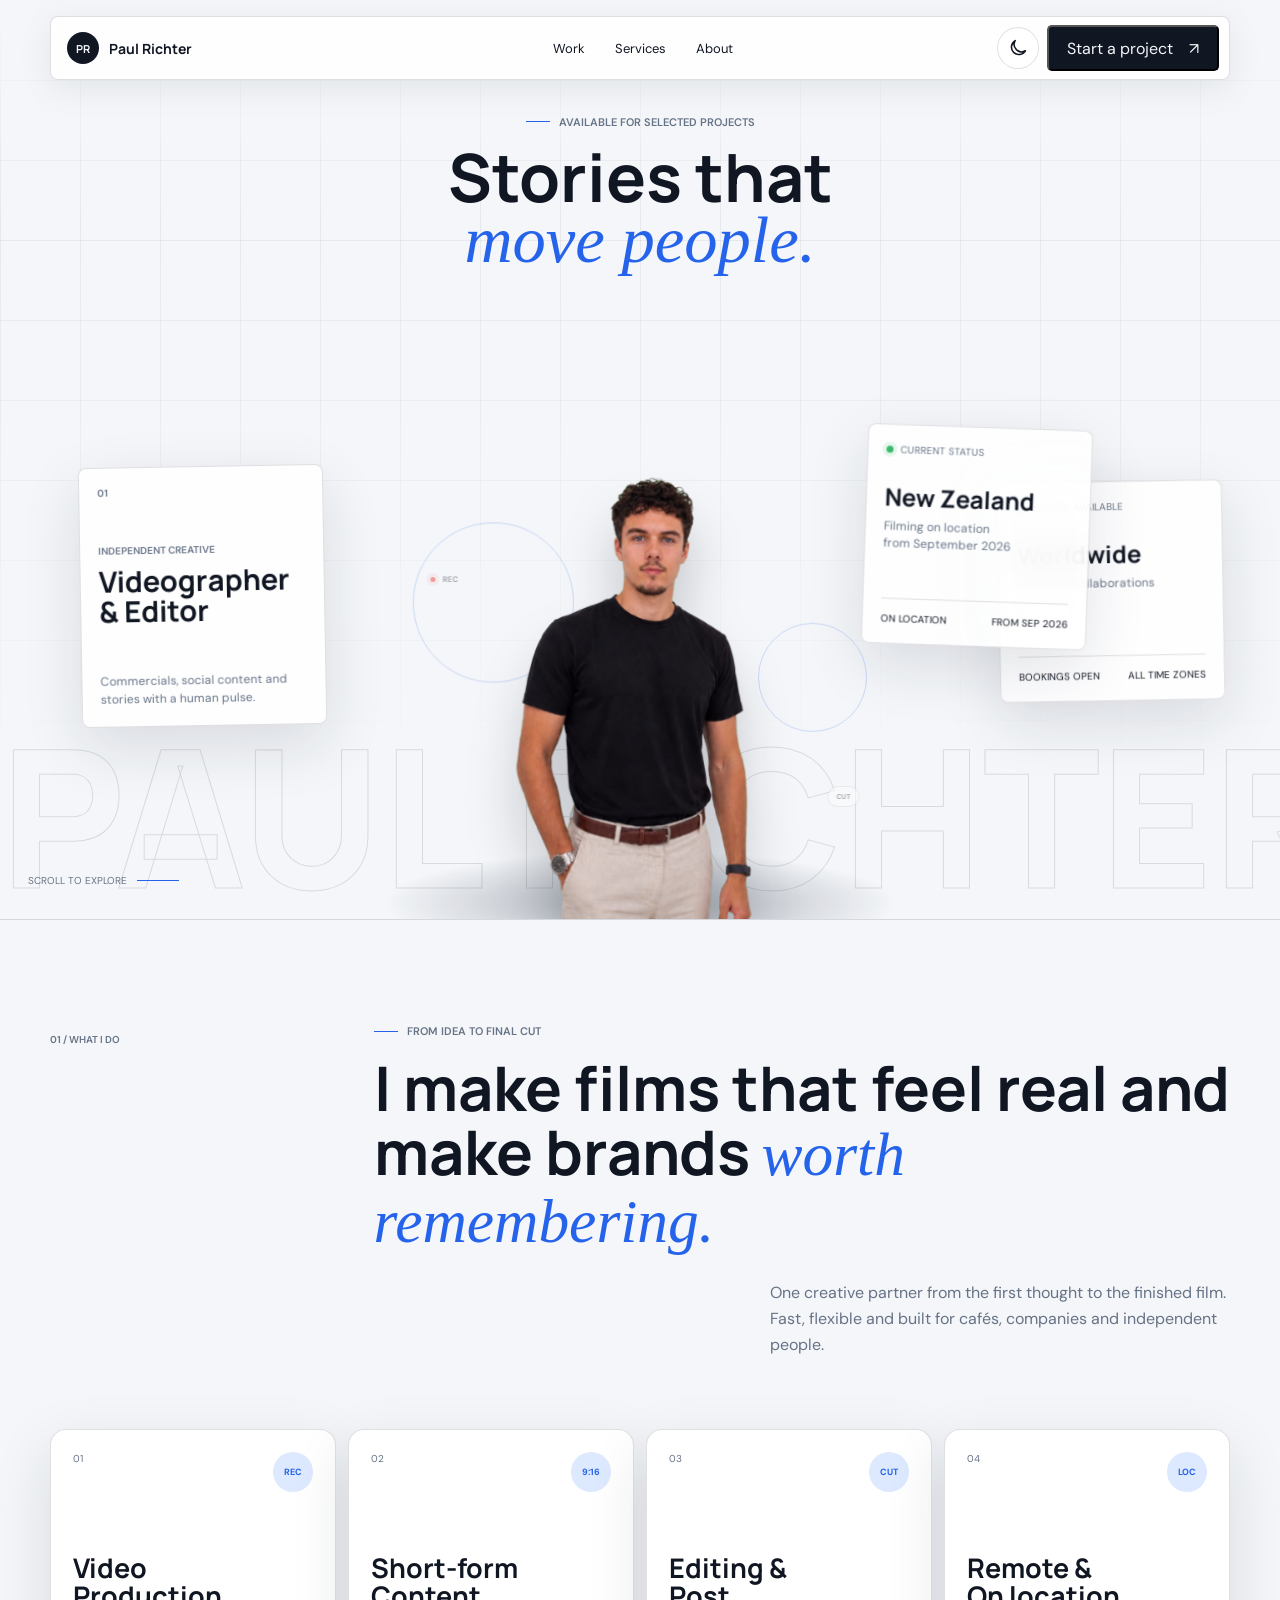
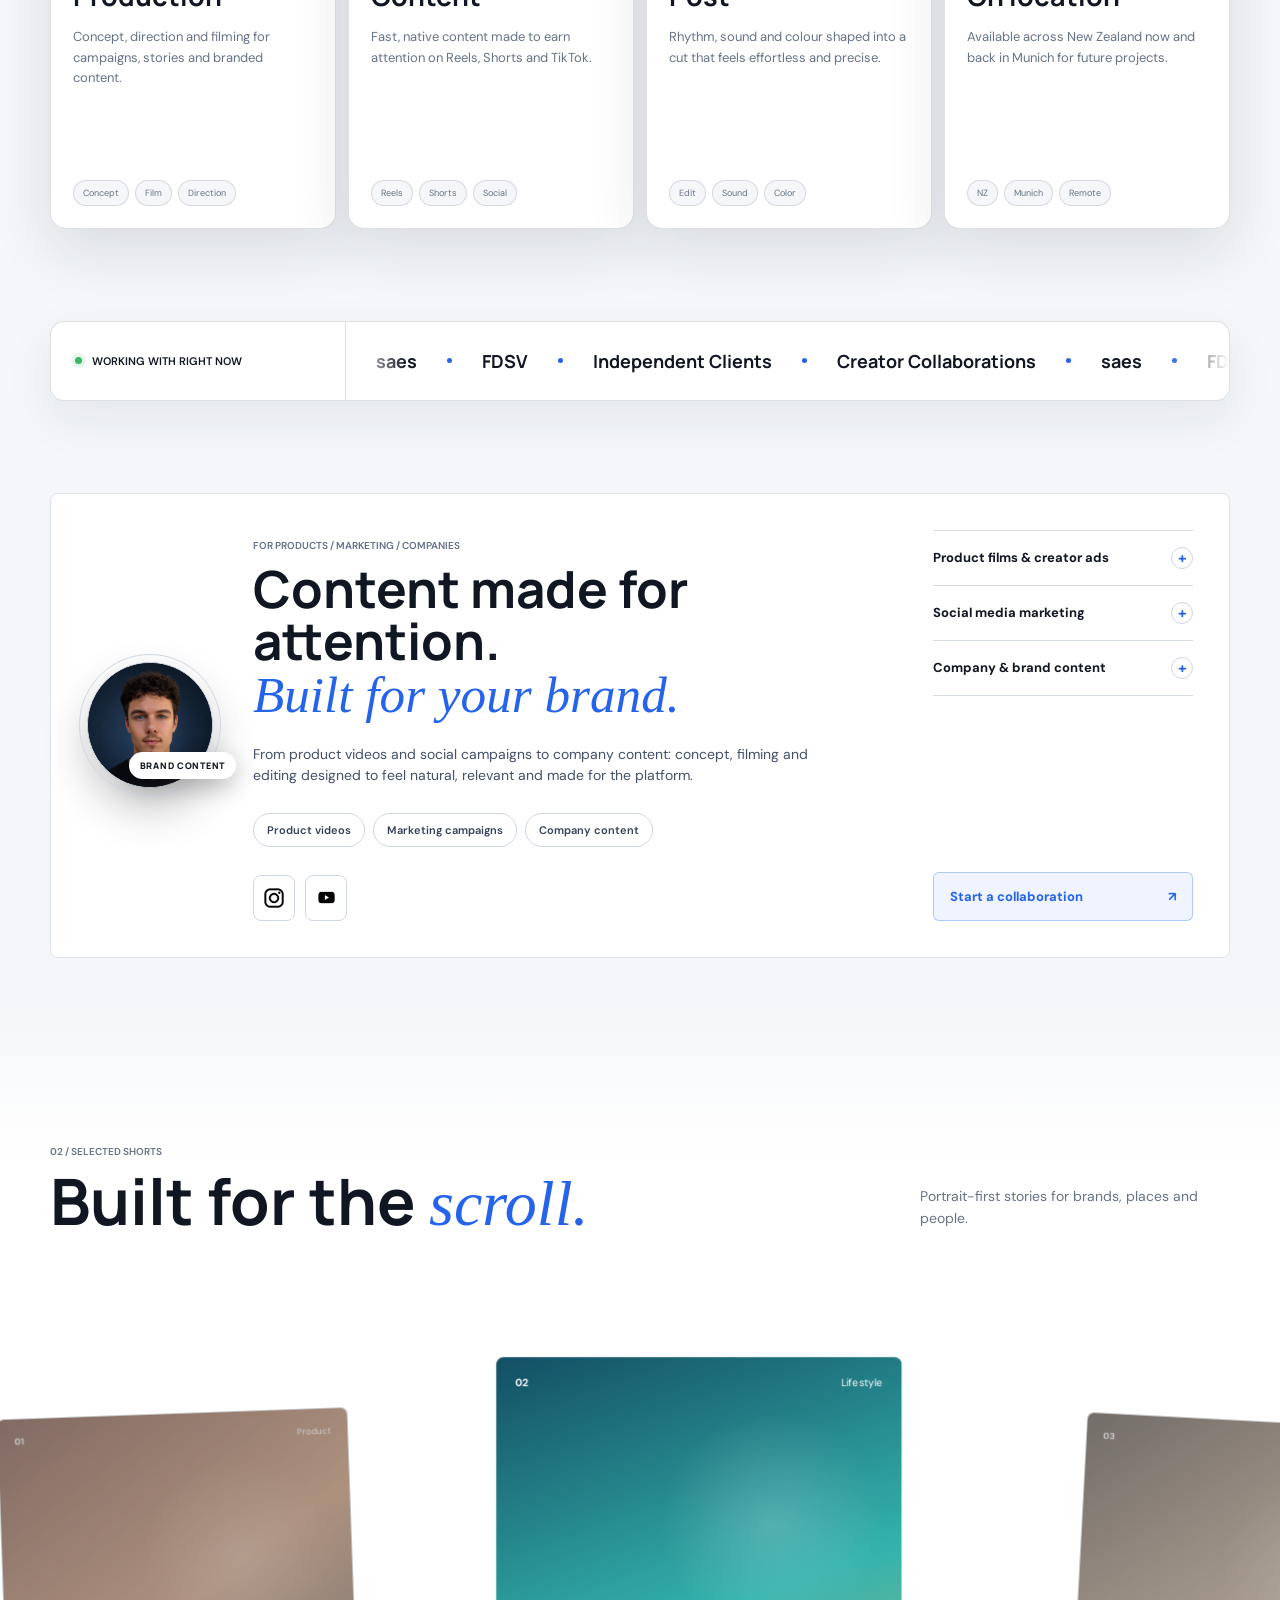
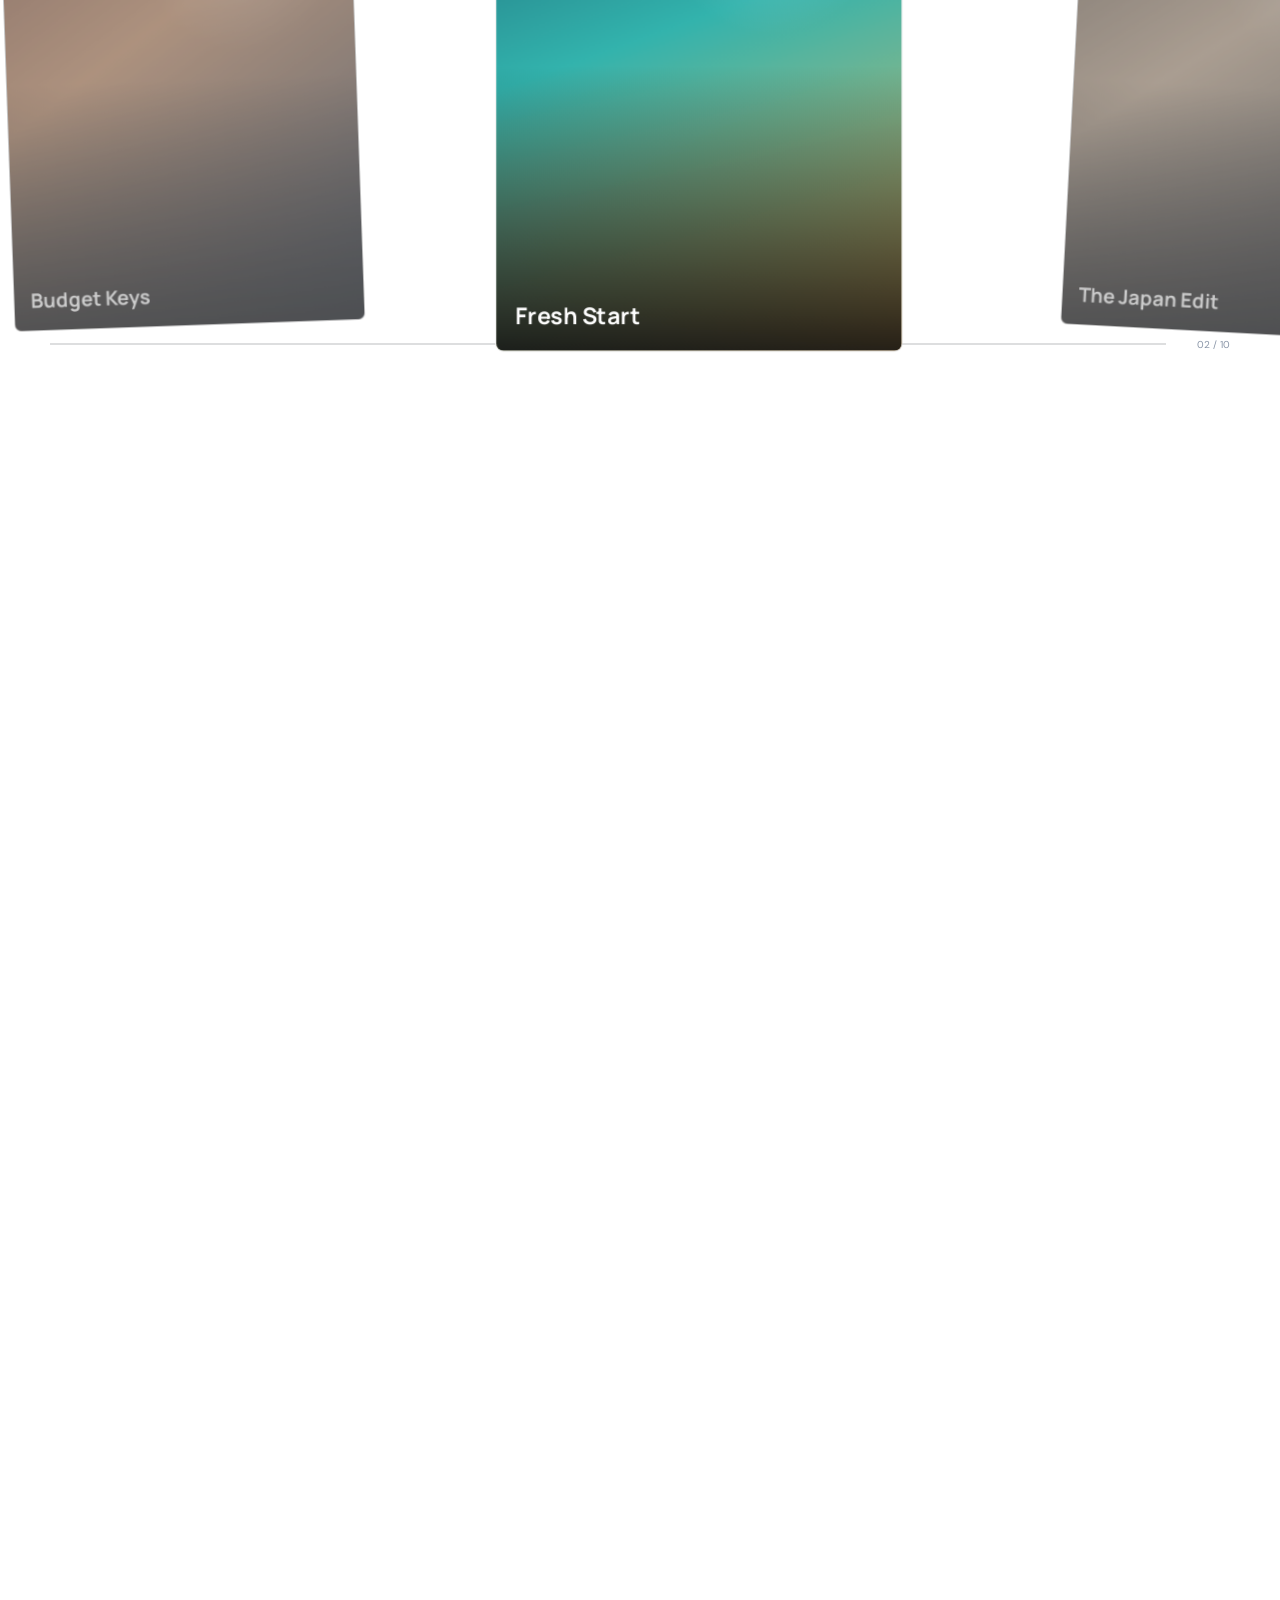
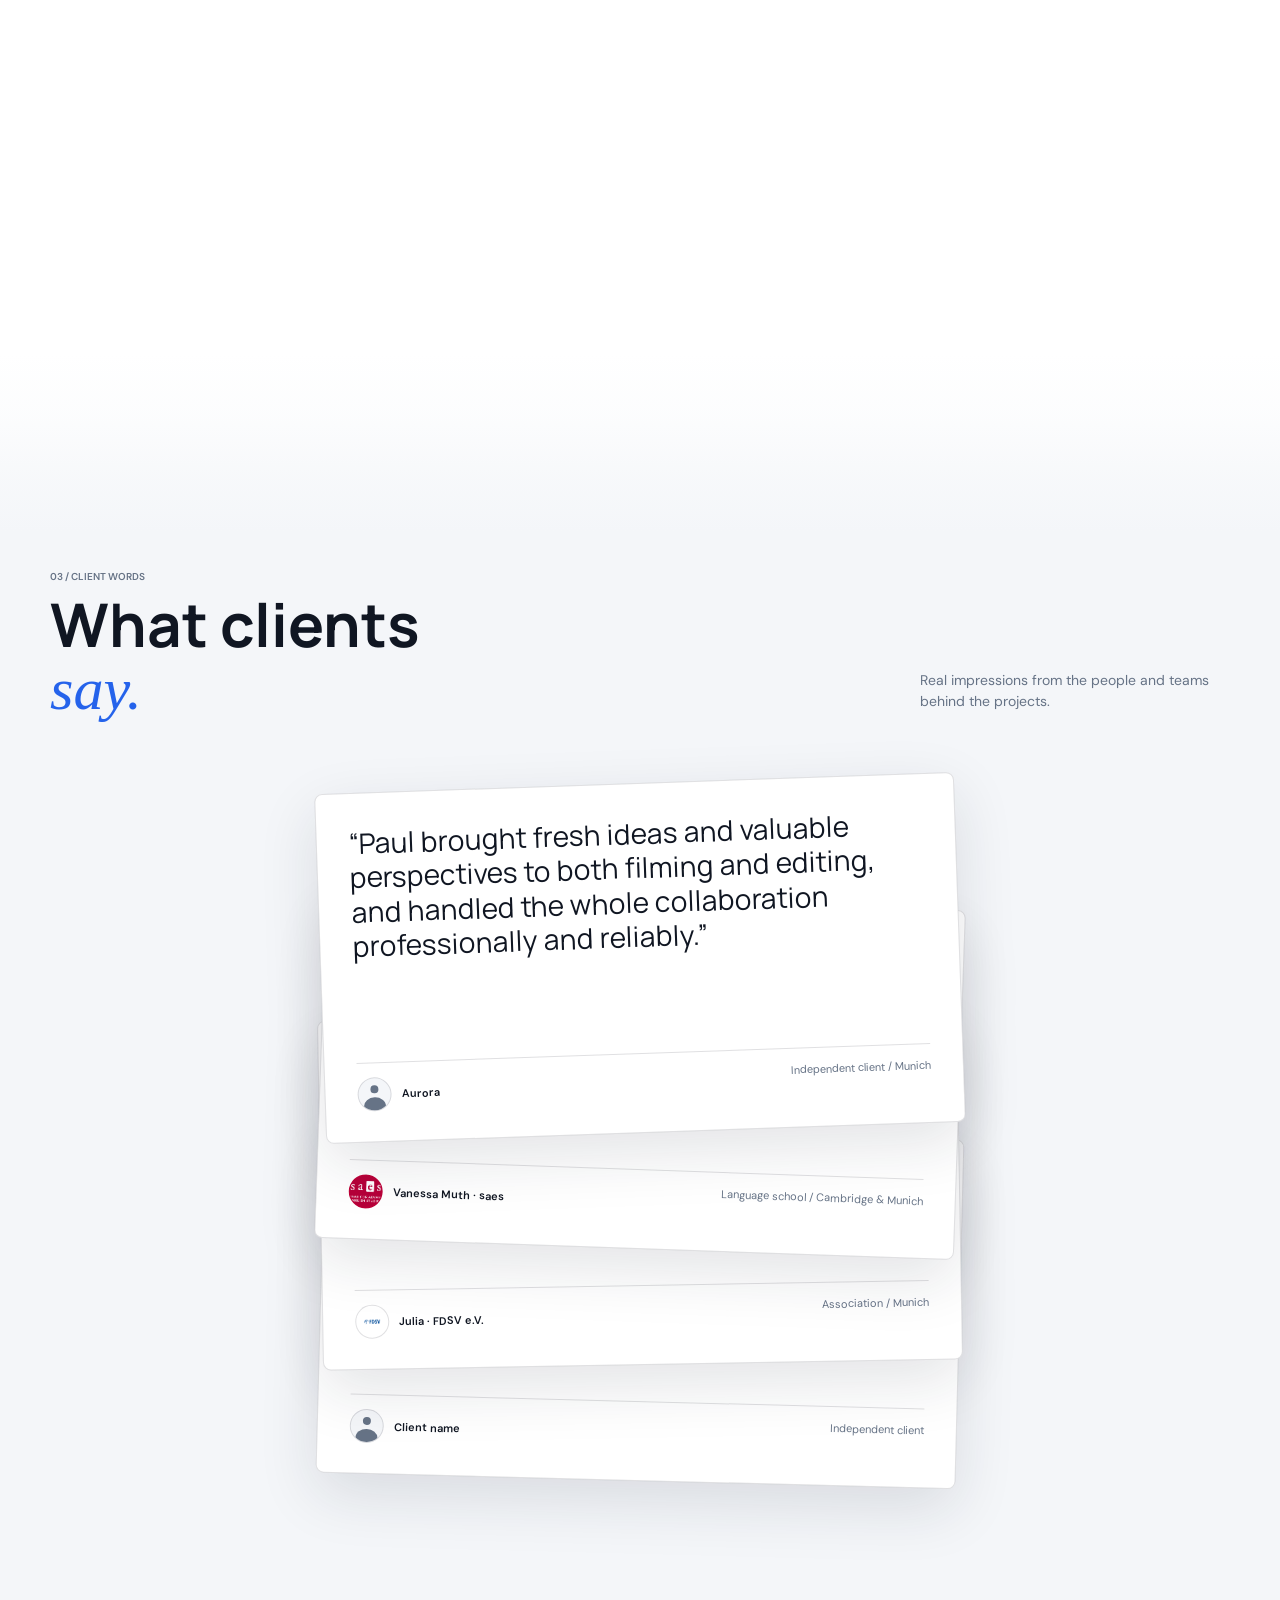
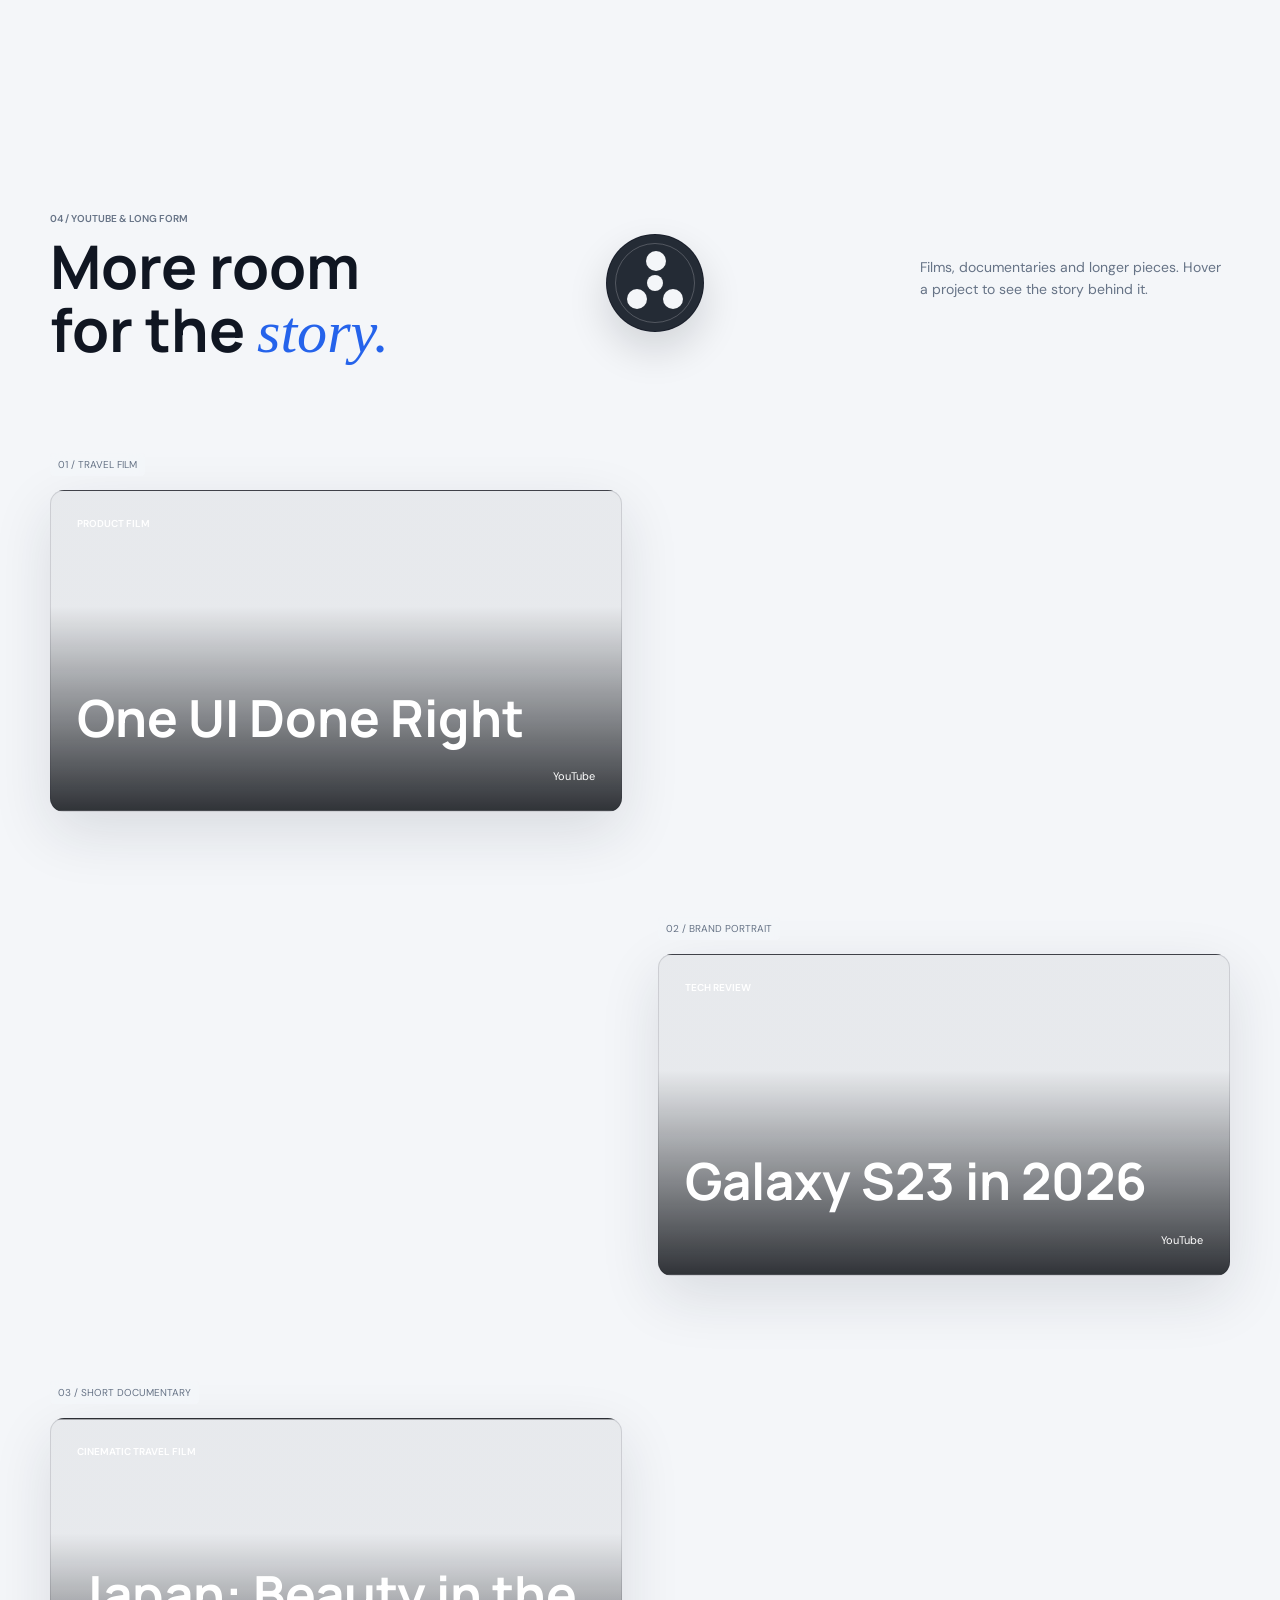
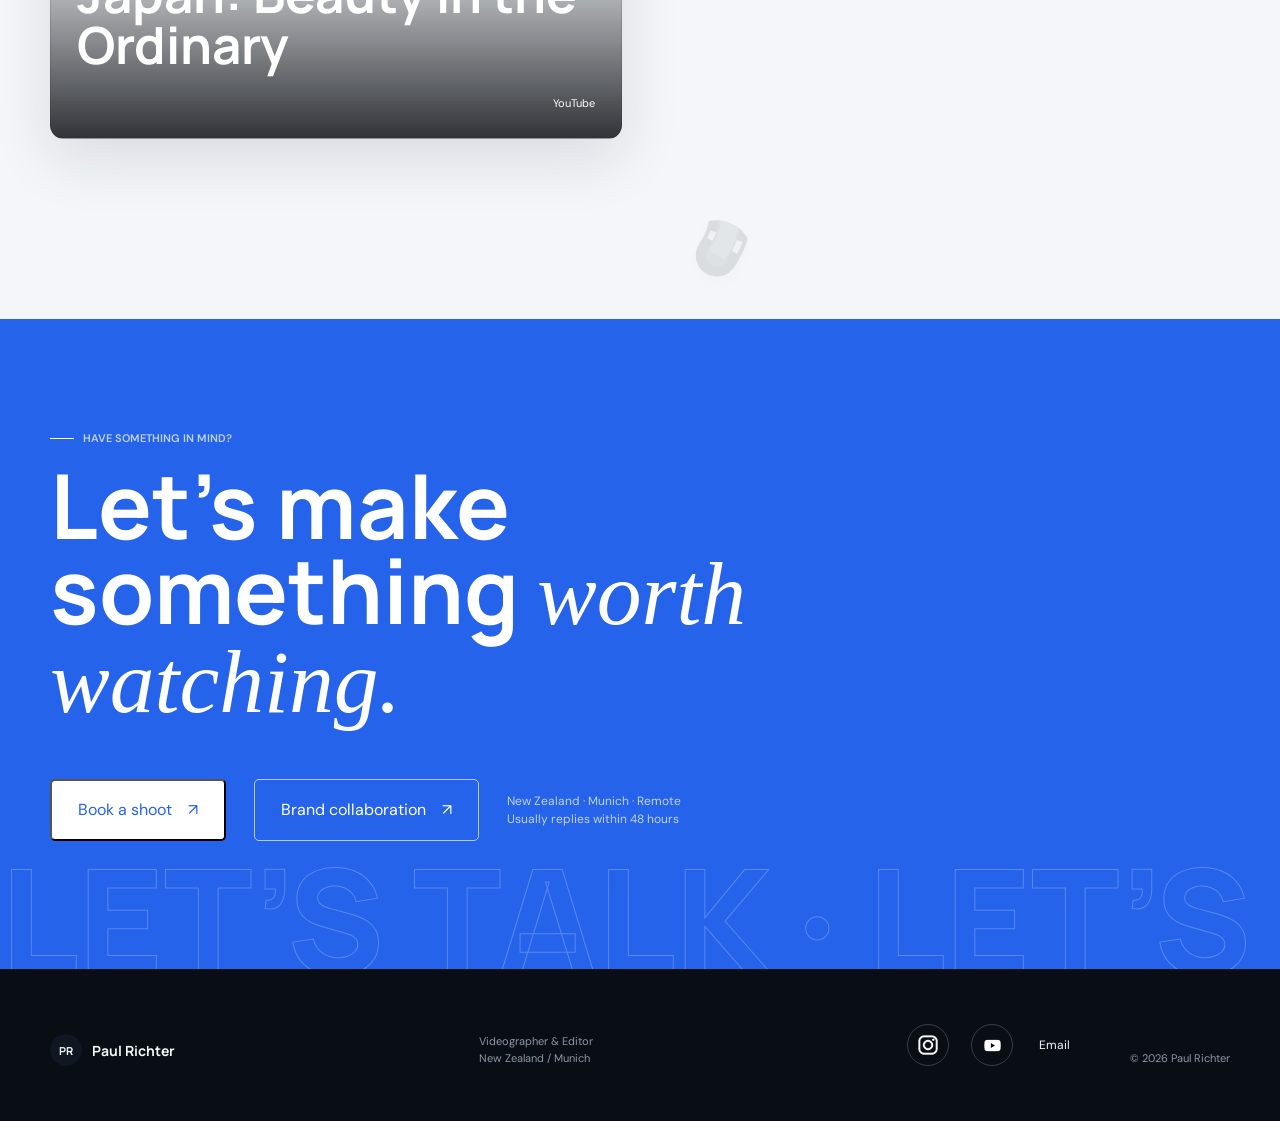
<file: index.html>
﻿<!doctype html>
<html lang="de">
  <head>
    <meta charset="UTF-8" />
    <meta name="viewport" content="width=device-width, initial-scale=1.0" />
    <meta
      name="description"
      content="Paul Richter produziert Werbevideos, Social Content und Filmschnitt in Neuseeland und München."
    />
    <title>Paul Richter — Videographer & Editor</title>
    <link rel="preconnect" href="https://fonts.googleapis.com" />
    <link rel="preconnect" href="https://fonts.gstatic.com" crossorigin />
    <link
      href="https://fonts.googleapis.com/css2?family=DM+Sans:wght@400;500;600&family=Manrope:wght@500;600;700;800&display=swap"
      rel="stylesheet"
    />
    <link rel="stylesheet" href="styles.css" />
  </head>
  <body>
    <div class="theme-wash" aria-hidden="true"></div>

    <header class="site-header">
      <a class="brand" href="#top" aria-label="Zur Startseite">
        <span class="brand-mark">PR</span>
        <span>Paul Richter</span>
      </a>
      <nav aria-label="Hauptnavigation">
        <a href="#work">Work</a>
        <a href="#services">Services</a>
        <a href="#about">About</a>
      </nav>
      <div class="header-actions">
        <button class="icon-button theme-toggle" type="button" aria-label="Dark Mode aktivieren">
          <svg class="moon-icon" viewBox="0 0 24 24" aria-hidden="true">
            <path d="M20.4 15.2A8.5 8.5 0 0 1 8.8 3.6 8.5 8.5 0 1 0 20.4 15.2Z"></path>
          </svg>
          <span class="sun-icon" aria-hidden="true"></span>
        </button>
        <button class="button button-dark header-cta" type="button" data-contact-open data-contact-type="General inquiry">
          Start a project
          <span aria-hidden="true">↗</span>
        </button>
      </div>
    </header>

    <main id="top">
      <section class="hero" aria-labelledby="hero-title">
        <div class="hero-grid" aria-hidden="true"></div>
        <div class="hero-copy">
          <p class="eyebrow"><span></span> Available for selected projects</p>
          <h1 id="hero-title">Stories that<br /><em>move people.</em></h1>
        </div>

        <article class="float-card identity-card">
          <span class="card-number">01</span>
          <div>
            <p class="mini-label">Independent creative</p>
            <h2>Videographer<br />& Editor</h2>
          </div>
          <p>Commercials, social content and stories with a human pulse.</p>
        </article>

        <div class="portrait-stage" aria-label="Porträt von Paul Richter">
          <div class="portrait-shadow"></div>
          <div class="portrait-depth portrait-depth-left" aria-hidden="true"></div>
          <div class="portrait-depth portrait-depth-right" aria-hidden="true"></div>
          <div class="portrait-focus-cue cue-rec" aria-hidden="true">REC</div>
          <div class="portrait-focus-cue cue-frame" aria-hidden="true"></div>
          <div class="portrait-focus-cue cue-cut" aria-hidden="true">CUT</div>
          <div class="portrait-person">
            <img
              src="assets/paul-portrait-cutout.png?v=20260729-2"
              alt="Paul Richter in schwarzem T-Shirt"
              width="4000"
              height="5333"
            />
          </div>
        </div>

        <div class="status-stack" aria-label="Availability">
          <button class="float-card status-card status-card-remote" type="button" aria-label="Remote availability anzeigen">
            <span class="status-line">
              <span class="status-dot status-dot-blue"></span>
              <span>Remote available</span>
            </span>
            <span class="location">Worldwide</span>
            <span class="status-description">Editing & collaborations</span>
            <span class="status-meta"><span>Bookings open</span><span>All time zones</span></span>
          </button>

          <button class="float-card status-card status-card-primary" type="button" aria-label="New Zealand availability anzeigen">
            <span class="status-line">
              <span class="status-dot"></span>
              <span>Current status</span>
            </span>
            <span class="location">New Zealand</span>
            <span class="status-description">Filming on location<br />from September 2026</span>
            <span class="status-meta"><span>On location</span><span>From Sep 2026</span></span>
          </button>
        </div>

        <div class="scroll-cue">
          <span>Scroll to explore</span>
          <i aria-hidden="true"></i>
        </div>

        <div class="name-marquee" aria-hidden="true">
          <div>PAUL RICHTER · PAUL RICHTER · PAUL RICHTER ·</div>
        </div>
      </section>

      <section class="intro section-shell" id="about">
        <p class="section-index">01 / What I do</p>
        <div class="intro-copy">
          <p class="eyebrow"><span></span> From idea to final cut</p>
          <h2>I make films that feel real and make brands <em>worth remembering.</em></h2>
          <p class="intro-text">
            One creative partner from the first thought to the finished film. Fast, flexible and built
            for cafés, companies and independent people.
          </p>
        </div>
      </section>

      <section class="services section-shell" id="services" aria-label="Leistungen">
        <article class="service-card reveal tilt-left">
          <div class="service-top">
            <span>01</span>
            <span class="service-icon">REC</span>
          </div>
          <h3>Video<br />Production</h3>
          <p>Concept, direction and filming for campaigns, stories and branded content.</p>
          <div class="tag-row"><span>Concept</span><span>Film</span><span>Direction</span></div>
        </article>
        <article class="service-card reveal tilt-right">
          <div class="service-top">
            <span>02</span>
            <span class="service-icon">9:16</span>
          </div>
          <h3>Short-form<br />Content</h3>
          <p>Fast, native content made to earn attention on Reels, Shorts and TikTok.</p>
          <div class="tag-row"><span>Reels</span><span>Shorts</span><span>Social</span></div>
        </article>
        <article class="service-card reveal tilt-left">
          <div class="service-top">
            <span>03</span>
            <span class="service-icon">CUT</span>
          </div>
          <h3>Editing &<br />Post</h3>
          <p>Rhythm, sound and colour shaped into a cut that feels effortless and precise.</p>
          <div class="tag-row"><span>Edit</span><span>Sound</span><span>Color</span></div>
        </article>
        <article class="service-card reveal tilt-right">
          <div class="service-top">
            <span>04</span>
            <span class="service-icon">LOC</span>
          </div>
          <h3>Remote &<br />On location</h3>
          <p>Available across New Zealand now and back in Munich for future projects.</p>
          <div class="tag-row"><span>NZ</span><span>Munich</span><span>Remote</span></div>
        </article>
      </section>

      <section class="client-ticker" aria-label="Aktuelle Kunden und Partner">
        <div class="client-ticker-label">
          <span class="status-dot"></span>
          Working with right now
        </div>
        <div class="client-ticker-window">
          <div class="client-ticker-track">
            <span>saes</span><i></i>
            <span>FDSV</span><i></i>
            <span>Independent Clients</span><i></i>
            <span>Creator Collaborations</span><i></i>
            <span>saes</span><i></i>
            <span>FDSV</span><i></i>
            <span>Independent Clients</span><i></i>
            <span>Creator Collaborations</span><i></i>
          </div>
        </div>
      </section>

      <section class="collab-band section-shell" aria-labelledby="collab-title">
        <div class="collab-mark">
          <img src="assets/paul-profile-collab.png" alt="Paul Richter" width="1254" height="1254" />
          <span class="collab-mark-label">BRAND CONTENT</span>
        </div>
        <div class="collab-copy">
          <p class="section-index">For products / marketing / companies</p>
          <h2 id="collab-title">Content made for attention.<br /><em>Built for your brand.</em></h2>
          <p>
            From product videos and social campaigns to company content: concept, filming and
            editing designed to feel natural, relevant and made for the platform.
          </p>
          <div class="collab-proof" aria-label="Collaboration services">
            <span>Product videos</span>
            <span>Marketing campaigns</span>
            <span>Company content</span>
          </div>
          <div class="channel-links">
            <a class="channel-button photo-channel" href="./profile.html" target="_blank" rel="noreferrer" aria-label="Fotoprofil öffnen">
              <span class="photo-mark" aria-hidden="true"></span>
              <span class="visually-hidden">Fotoprofil</span>
            </a>
            <a class="channel-button video-channel" href="https://www.youtube.com/@PaulRichter6" target="_blank" rel="noreferrer" aria-label="YouTube">
              <span class="video-mark" aria-hidden="true"></span>
              <span class="visually-hidden">YouTube</span>
            </a>
          </div>
        </div>
        <div class="collab-details">
          <div class="collab-service">
            <button class="collab-service-summary" type="button" aria-expanded="false">Product films & creator ads <i aria-hidden="true">+</i></button>
            <p>Product launches, demonstrations and creator-led ads made for organic and paid use.</p>
          </div>
          <div class="collab-service">
            <button class="collab-service-summary" type="button" aria-expanded="false">Social media marketing <i aria-hidden="true">+</i></button>
            <p>Platform-native Reels, Shorts and campaign assets built to hold attention.</p>
          </div>
          <div class="collab-service">
            <button class="collab-service-summary" type="button" aria-expanded="false">Company & brand content <i aria-hidden="true">+</i></button>
            <p>Brand stories, employer content and polished videos for websites and social channels.</p>
          </div>
          <button class="collab-cta" type="button" data-contact-open data-contact-type="Creator collaboration">Start a collaboration <b aria-hidden="true">↗</b></button>
        </div>
      </section>

      <section class="shorts-section" id="work">
        <div class="shorts-sticky">
          <div class="section-heading light-heading">
            <div>
              <p class="section-index">02 / Selected shorts</p>
              <h2>Built for the <em>scroll.</em></h2>
            </div>
            <p>Portrait-first stories for brands, places and people.</p>
          </div>
          <div class="shorts-track">
            <button class="short-card short-1" type="button" data-post="DapAB67IwdH" aria-label="Original von Short 1 öffnen">
              <video muted loop playsinline preload="metadata"><source src="assets/shorts/short-01.mp4" type="video/mp4" /></video>
              <span class="short-meta"><b>01</b><i>Product</i></span>
              <span class="play-button">▶</span>
              <span class="short-title">Budget Keys</span>
            </button>
            <button class="short-card short-2" type="button" data-post="DYWs6WroBRk" aria-label="Original von Short 2 öffnen">
              <video muted loop playsinline preload="metadata"><source src="assets/shorts/short-02.mp4" type="video/mp4" /></video>
              <span class="short-meta"><b>02</b><i>Lifestyle</i></span>
              <span class="play-button">▶</span>
              <span class="short-title">Fresh Start</span>
            </button>
            <button class="short-card short-3" type="button" data-post="DQb49lZiHYL" aria-label="Original von Short 3 öffnen">
              <video muted loop playsinline preload="metadata"><source src="assets/shorts/short-03.mp4" type="video/mp4" /></video>
              <span class="short-meta"><b>03</b><i>Travel</i></span>
              <span class="play-button">▶</span>
              <span class="short-title">The Japan Edit</span>
            </button>
            <button class="short-card short-4" type="button" data-post="DXKlBf_CFgG" aria-label="Original von Short 4 öffnen">
              <video muted loop playsinline preload="metadata"><source src="assets/shorts/short-04.mp4" type="video/mp4" /></video>
              <span class="short-meta"><b>04</b><i>Creator</i></span>
              <span class="play-button">▶</span>
              <span class="short-title">Work, Then Peace</span>
            </button>
            <button class="short-card short-5" type="button" data-post="DadJaqlIxo8" aria-label="Original von Short 5 öffnen">
              <video muted loop playsinline preload="metadata"><source src="assets/shorts/short-05.mp4" type="video/mp4" /></video>
              <span class="short-meta"><b>05</b><i>Product</i></span>
              <span class="play-button">▶</span>
              <span class="short-title">FitBit Air</span>
            </button>
            <button class="short-card short-6" type="button" data-post="DOYeCa5jkmZ" aria-label="Original von Short 6 öffnen">
              <video muted loop playsinline preload="metadata"><source src="assets/shorts/short-06.mp4" type="video/mp4" /></video>
              <span class="short-meta"><b>06</b><i>Education</i></span>
              <span class="play-button">▶</span>
              <span class="short-title">Cambridge Days</span>
            </button>
            <button class="short-card short-7" type="button" data-post="DWuM4pyiDR1" aria-label="Original von Short 7 öffnen">
              <video muted loop playsinline preload="metadata"><source src="assets/shorts/short-07.mp4" type="video/mp4" /></video>
              <span class="short-meta"><b>07</b><i>Lifestyle</i></span>
              <span class="play-button">▶</span>
              <span class="short-title">Sleep. Work. Repeat.</span>
            </button>
            <button class="short-card short-8" type="button" data-post="DYjVCAPISRX" aria-label="Original von Short 8 öffnen">
              <video muted loop playsinline preload="metadata"><source src="assets/shorts/short-08.mp4" type="video/mp4" /></video>
              <span class="short-meta"><b>08</b><i>Food</i></span>
              <span class="play-button">▶</span>
              <span class="short-title">Cooking Together</span>
            </button>
            <button class="short-card short-9" type="button" data-post="DZkpcrVoI1Z" aria-label="Original von Short 9 öffnen">
              <video muted loop playsinline preload="metadata"><source src="assets/shorts/short-09.mp4" type="video/mp4" /></video>
              <span class="short-meta"><b>09</b><i>Product</i></span>
              <span class="play-button">▶</span>
              <span class="short-title">Pocket 4</span>
            </button>
            <button class="short-card short-10" type="button" data-post="DYwzWMGo98L" aria-label="Original von Short 10 öffnen">
              <video muted loop playsinline preload="metadata"><source src="assets/shorts/short-10.mp4" type="video/mp4" /></video>
              <span class="short-meta"><b>10</b><i>Outdoor</i></span>
              <span class="play-button">▶</span>
              <span class="short-title">Weekend Maxxing</span>
            </button>
          </div>
          <div class="shorts-footer">
            <div class="short-progress"><span></span></div>
            <p><span id="active-short">01</span> / 10</p>
          </div>
        </div>
      </section>

      <section class="testimonials section-shell">
        <div class="section-heading">
          <div>
            <p class="section-index">03 / Client words</p>
            <h2>What clients<br /><em>say.</em></h2>
          </div>
          <p>Real impressions from the people and teams behind the projects.</p>
        </div>
        <div class="testimonial-stack">
          <article class="quote-card quote-1" tabindex="0">
            <p>“Paul brought fresh ideas and valuable perspectives to both filming and editing, and handled the whole collaboration professionally and reliably.”</p>
            <footer>
              <span class="quote-person"><i class="quote-avatar avatar-person" aria-hidden="true"></i><b>Aurora</b></span>
              <span>Independent client / Munich</span>
            </footer>
          </article>
          <article class="quote-card quote-2" tabindex="0">
            <p>“Paul is incredibly hard-working, adaptable and resilient. He embraces new challenges with enthusiasm, learns quickly and remains calm under pressure.”</p>
            <footer>
              <span class="quote-person"><i class="quote-avatar avatar-logo avatar-logo-saes" aria-hidden="true"><img src="assets/saes-logo.png" alt="" /></i><b>Vanessa Muth · saes</b></span>
              <span>Language school / Cambridge & Munich</span>
            </footer>
          </article>
          <article class="quote-card quote-3" tabindex="0">
            <p>&ldquo;Paul was very reliable, delivered outstanding results and brought valuable ideas throughout the project. We would happily work with him again anytime.&rdquo;</p>
            <footer>
              <span class="quote-person"><i class="quote-avatar avatar-logo avatar-logo-fdsv" aria-hidden="true"><img src="assets/fdsv-logo.png" alt="" /></i><b>Julia · FDSV e.V.</b></span>
              <span>Association / Munich</span>
            </footer>
          </article>
          <article class="quote-card quote-4" tabindex="0">
            <p>“He turned a simple idea into something people actually stopped to watch.”</p>
            <footer>
              <span class="quote-person"><i class="quote-avatar avatar-person" aria-hidden="true"></i><b>Client name</b></span>
              <span>Independent client</span>
            </footer>
          </article>
        </div>
      </section>

      <section class="longform section-shell">
        <div class="section-heading longform-heading">
          <div>
            <p class="section-index">04 / YouTube & long form</p>
            <h2>More room<br />for the <em>story.</em></h2>
          </div>
          <div class="film-reel" aria-hidden="true">
            <span></span><span></span><span></span>
            <i></i>
          </div>
          <p>Films, documentaries and longer pieces. Hover a project to see the story behind it.</p>
        </div>
        <div class="film-tape" aria-hidden="true">
          <svg class="film-tape-svg" preserveAspectRatio="none">
            <defs>
              <mask id="film-tape-reveal">
                <path class="film-tape-reveal" data-film-tape-path pathLength="1"></path>
              </mask>
            </defs>
            <g mask="url(#film-tape-reveal)">
              <path class="film-tape-shadow" data-film-tape-path pathLength="1"></path>
              <path class="film-tape-base" data-film-tape-path pathLength="1"></path>
              <path class="film-tape-perforations" data-film-tape-path pathLength="1"></path>
              <path class="film-tape-center" data-film-tape-path pathLength="1"></path>
              <path class="film-tape-frames" data-film-tape-path pathLength="1"></path>
            </g>
          </svg>
        </div>
        <div class="film-journey">
          <article class="film-project film-project-left reveal">
            <span class="film-number">01 / TRAVEL FILM</span>
            <button class="film-flip" type="button" data-title="One UI Done Right" data-url="https://www.youtube.com/watch?v=C1t2FxuOuEM&amp;t=324s" aria-label="One UI Done Right auf YouTube ansehen">
              <span class="film-flip-inner">
                <span class="film-face film-front visual-a" style="--film-image: url('https://i.ytimg.com/vi/C1t2FxuOuEM/maxresdefault.jpg')">
                  <span class="film-kicker">Product film</span>
                  <span class="film-front-title">One UI Done Right</span>
                  <i class="film-play">▶</i>
                  <span class="film-duration">YouTube</span>
                </span>
                <span class="film-face film-back">
                  <span class="film-kicker">Behind the film</span>
                  <strong>One UI Done Right</strong>
                  <span class="film-description">A polished product story built around a focused Samsung setup and the details that make it work.</span>
                  <span class="film-credit"><i>Role</i><b>Direction · Camera · Edit</b></span>
                  <span class="film-open">Watch project ↗</span>
                </span>
              </span>
            </button>
          </article>

          <article class="film-project film-project-right reveal">
            <span class="film-number">02 / BRAND PORTRAIT</span>
            <button class="film-flip" type="button" data-title="Galaxy S23 in 2026" data-url="https://www.youtube.com/watch?v=SbMes8ajivs" aria-label="Galaxy S23 in 2026 auf YouTube ansehen">
              <span class="film-flip-inner">
                <span class="film-face film-front visual-b" style="--film-image: url('https://i.ytimg.com/vi/SbMes8ajivs/maxresdefault.jpg')">
                  <span class="film-kicker">Tech review</span>
                  <span class="film-front-title">Galaxy S23 in 2026</span>
                  <i class="film-play">▶</i>
                  <span class="film-duration">YouTube</span>
                </span>
                <span class="film-face film-back">
                  <span class="film-kicker">Behind the film</span>
                  <strong>Galaxy S23 in 2026</strong>
                  <span class="film-description">A clear, contemporary review balancing product detail, real-world use and a strong visual rhythm.</span>
                  <span class="film-credit"><i>Role</i><b>Concept · Film · Post</b></span>
                  <span class="film-open">Watch project ↗</span>
                </span>
              </span>
            </button>
          </article>

          <article class="film-project film-project-left reveal">
            <span class="film-number">03 / SHORT DOCUMENTARY</span>
            <button class="film-flip" type="button" data-title="Japan: Beauty in the Ordinary" data-url="https://www.youtube.com/watch?v=y0thtCk4PdM" aria-label="Japan: Beauty in the Ordinary auf YouTube ansehen">
              <span class="film-flip-inner">
                <span class="film-face film-front visual-c" style="--film-image: url('https://i.ytimg.com/vi/y0thtCk4PdM/maxresdefault.jpg')">
                  <span class="film-kicker">Cinematic travel film</span>
                  <span class="film-front-title">Japan: Beauty in the Ordinary</span>
                  <i class="film-play">▶</i>
                  <span class="film-duration">YouTube</span>
                </span>
                <span class="film-face film-back">
                  <span class="film-kicker">Behind the film</span>
                  <strong>Japan: Beauty in the Ordinary</strong>
                  <span class="film-description">A cinematic observation of Japan, finding atmosphere and meaning in quiet everyday moments.</span>
                  <span class="film-credit"><i>Role</i><b>Director · DP · Editor</b></span>
                  <span class="film-open">Watch project ↗</span>
                </span>
              </span>
            </button>
          </article>
        </div>
      </section>

      <section class="contact-section" id="contact">
        <div class="contact-inner">
          <p class="eyebrow"><span></span> Have something in mind?</p>
          <h2>Let’s make<br />something <em>worth watching.</em></h2>
          <div class="contact-actions">
            <button class="button button-blue" type="button" data-contact-open data-contact-type="Video production">
              Book a shoot <span>↗</span>
            </button>
            <button class="button button-outline" type="button" data-contact-open data-contact-type="Creator collaboration">
              Brand collaboration <span>↗</span>
            </button>
            <p>New Zealand · Munich · Remote<br />Usually replies within 48 hours</p>
          </div>
        </div>
        <div class="contact-marquee" aria-hidden="true">
          <span>LET’S TALK · LET’S TALK · LET’S TALK · LET’S TALK ·</span>
        </div>
      </section>
    </main>

    <footer class="site-footer">
      <a class="brand" href="#top"><span class="brand-mark">PR</span><span>Paul Richter</span></a>
      <p>Videographer & Editor<br />New Zealand / Munich</p>
      <div class="footer-links">
        <a class="channel-button photo-channel" href="./profile.html" target="_blank" rel="noreferrer" aria-label="Fotoprofil öffnen">
          <span class="photo-mark" aria-hidden="true"></span>
          <span class="visually-hidden">Fotoprofil</span>
        </a>
        <a class="channel-button video-channel" href="https://www.youtube.com/@PaulRichter6" target="_blank" rel="noreferrer" aria-label="YouTube">
          <span class="video-mark" aria-hidden="true"></span>
          <span class="visually-hidden">YouTube</span>
        </a>
        <button class="footer-email" type="button" data-contact-open data-contact-type="General inquiry">Email</button>
      </div>
      <p>© <span id="year"></span> Paul Richter</p>
    </footer>

    <dialog class="media-modal">
      <button class="modal-close icon-button" type="button" aria-label="Video schließen">×</button>
      <div class="modal-media"><span>VIDEO PLACEHOLDER</span><i>▶</i></div>
      <div class="modal-copy">
        <p class="mini-label">Selected work</p>
        <h2>Project title</h2>
        <p>Hier wird später das echte Video eingebettet – mit einer kurzen Beschreibung, Rolle und Credits.</p>
      </div>
    </dialog>

    <dialog class="contact-modal" aria-labelledby="contact-modal-title">
      <button class="contact-modal-close icon-button" type="button" aria-label="Anfrage schließen">×</button>
      <div class="contact-modal-intro">
        <p class="section-index">Start a project</p>
        <h2 id="contact-modal-title">Tell me what<br /><em>you have in mind.</em></h2>
        <p>Choose the kind of project, add a few details and I’ll get back to you personally.</p>
      </div>
      <form class="contact-form">
        <input type="hidden" name="access_key" value="950a9b86-10af-423f-a4c6-e8d7a21fe33e" />
        <input type="hidden" name="from_name" value="Paul Richter Portfolio" />
        <input type="checkbox" name="botcheck" class="visually-hidden" tabindex="-1" autocomplete="off" />
        <label class="inquiry-select-mobile">
          <span>What can I help with?</span>
          <select name="inquiry-type" aria-label="Project type" required>
            <option value="General inquiry">General inquiry</option>
            <option value="Video production">Video production</option>
            <option value="Short-form content">Short-form content</option>
            <option value="Editing & post">Editing & post</option>
            <option value="Creator collaboration">Creator collaboration</option>
            <option value="Social ad campaign">Social ad campaign</option>
          </select>
        </label>
        <div class="contact-fields">
          <label>
            <span>Your name</span>
            <input type="text" name="name" autocomplete="name" required />
          </label>
          <label>
            <span>Your email</span>
            <input type="email" name="email" autocomplete="email" required />
          </label>
          <label class="contact-message">
            <span>What do you need?</span>
            <textarea name="message" rows="5" required placeholder="A short outline, timing and location are perfect."></textarea>
          </label>
        </div>
        <div class="contact-form-footer">
          <p class="contact-form-status" role="status" aria-live="polite">Sent directly to Paul · No email app needed</p>
          <button class="button button-blue" type="submit">Send inquiry <span aria-hidden="true">↗</span></button>
        </div>
      </form>
    </dialog>

    <script src="script.js"></script>
  </body>
</html>
</file>
<file: styles.css>
:root {
  --paper: #f4f6f9;
  --surface: #ffffff;
  --ink: #101622;
  --muted: #667386;
  --line: rgba(16, 22, 34, 0.13);
  --blue: #2563eb;
  --blue-soft: #dce9ff;
  --night: #090d14;
  --shorts-panel: #ffffff;
  --shorts-copy: #101622;
  --shorts-muted: #667386;
  --shorts-progress-track: rgba(16, 22, 34, .14);
  --shadow: 0 20px 60px rgba(25, 36, 52, 0.12);
  --radius: 8px;
  --hero-progress: 0;
  color-scheme: light;
}

* {
  box-sizing: border-box;
}

html {
  scroll-behavior: smooth;
  scrollbar-width: none;
}

html::-webkit-scrollbar,
body::-webkit-scrollbar {
  display: none;
  width: 0;
  height: 0;
}

body {
  margin: 0;
  background: var(--paper);
  color: var(--ink);
  font-family: "DM Sans", sans-serif;
  overflow-x: hidden;
  transition: color 0.45s ease, background 0.45s ease;
}

body.dark {
  --paper: #080a0f;
  --surface: #11161f;
  --ink: #f4f7fb;
  --muted: #9aa7b7;
  --line: rgba(180, 195, 218, 0.17);
  --blue-soft: #152746;
  --shorts-panel: var(--night);
  --shorts-copy: #f4f7fb;
  --shorts-muted: #8995a7;
  --shorts-progress-track: rgba(255, 255, 255, .13);
  --shadow: 0 20px 70px rgba(0, 0, 0, 0.36);
  color-scheme: dark;
}

button,
a {
  color: inherit;
}

button {
  font: inherit;
}

a {
  text-decoration: none;
}

.theme-wash {
  position: fixed;
  z-index: 200;
  width: 12px;
  height: 12px;
  border-radius: 50%;
  background: #090d14;
  transform: translate(-50%, -50%) scale(0);
  pointer-events: none;
}

.theme-wash.animate {
  animation: theme-wash 0.65s cubic-bezier(0.7, 0, 0.2, 1);
}

body.dark .theme-wash {
  background: #f4f6f9;
}

@keyframes theme-wash {
  0% { transform: translate(-50%, -50%) scale(0); opacity: 1; }
  70% { opacity: 1; }
  100% { transform: translate(-50%, -50%) scale(var(--theme-wash-scale, 420)); opacity: 0; }
}

::view-transition-old(root),
::view-transition-new(root) {
  animation: none;
  mix-blend-mode: normal;
}

::view-transition-old(root) {
  z-index: 1;
}

::view-transition-new(root) {
  z-index: 2;
  clip-path: circle(0 at var(--theme-x, 50%) var(--theme-y, 50%));
  animation: theme-reveal .72s cubic-bezier(.76, 0, .24, 1) forwards;
}

@keyframes theme-reveal {
  to {
    clip-path: circle(var(--theme-radius, 150vmax) at var(--theme-x, 50%) var(--theme-y, 50%));
  }
}

@supports (view-transition-name: root) {
  .theme-wash {
    display: none;
  }
}

.site-header {
  position: fixed;
  z-index: 100;
  top: 16px;
  left: 50%;
  display: grid;
  grid-template-columns: 1fr auto 1fr;
  align-items: center;
  width: min(1180px, calc(100% - 32px));
  min-height: 62px;
  padding: 8px 10px 8px 16px;
  background: color-mix(in srgb, var(--surface) 84%, transparent);
  border: 1px solid var(--line);
  border-radius: var(--radius);
  box-shadow: 0 8px 35px rgba(18, 28, 44, 0.08);
  backdrop-filter: blur(16px);
  transform: translateX(-50%);
}

.brand,
.header-actions,
.site-header nav,
.footer-links {
  display: flex;
  align-items: center;
}

.brand {
  gap: 10px;
  font-family: "Manrope", sans-serif;
  font-size: 14px;
  font-weight: 700;
}

.brand-mark {
  display: grid;
  place-items: center;
  width: 32px;
  height: 32px;
  background: var(--ink);
  color: var(--paper);
  border-radius: 50%;
  font-size: 11px;
}

.site-header nav {
  gap: 30px;
  font-size: 13px;
}

.site-header nav a,
.footer-links a {
  position: relative;
}

.site-header nav a::after,
.footer-links a::after {
  position: absolute;
  right: 0;
  bottom: -5px;
  left: 0;
  height: 1px;
  background: currentColor;
  content: "";
  transform: scaleX(0);
  transform-origin: right;
  transition: transform 0.25s ease;
}

.site-header nav a:hover::after,
.footer-links a:hover::after {
  transform: scaleX(1);
  transform-origin: left;
}

.header-actions {
  justify-content: flex-end;
  gap: 8px;
}

.icon-button {
  display: grid;
  place-items: center;
  width: 42px;
  height: 42px;
  padding: 0;
  background: var(--surface);
  border: 1px solid var(--line);
  border-radius: 50%;
  cursor: pointer;
}

.theme-toggle {
  position: relative;
}

.sun-icon {
  position: absolute;
  top: 50%;
  left: 50%;
  width: 14px;
  height: 14px;
  border: 1.5px solid var(--ink);
  border-radius: 50%;
  opacity: 0;
  transform: translate(-50%, -50%) scale(.55) rotate(-45deg);
  transition: opacity .25s ease, transform .35s cubic-bezier(.22, 1, .36, 1);
}

.sun-icon::before,
.sun-icon::after {
  position: absolute;
  top: 50%;
  left: 50%;
  width: 22px;
  height: 1px;
  background: var(--ink);
  content: "";
  transform: translate(-50%, -50%);
}

.sun-icon::after {
  transform: translate(-50%, -50%) rotate(90deg);
}

.moon-icon {
  position: absolute;
  top: 10px;
  left: 12px;
  width: 16px;
  height: 16px;
  border-radius: 50%;
  box-shadow: -5px 4px 0 -1px var(--ink);
  opacity: 1;
  transform: scale(1);
  transition: opacity .25s ease, transform .35s cubic-bezier(.22, 1, .36, 1);
}

body.dark .moon-icon {
  opacity: 0;
  transform: scale(.55) rotate(35deg);
}

body.dark .sun-icon {
  opacity: 1;
  transform: translate(-50%, -50%) scale(1) rotate(0);
}

.button {
  display: inline-flex;
  align-items: center;
  justify-content: center;
  gap: 16px;
  min-height: 46px;
  padding: 0 18px;
  border-radius: 5px;
  font-size: 13px;
  font-weight: 600;
  transition: transform 0.25s ease, background 0.25s ease;
}

.button:hover {
  transform: translateY(-2px);
}

.button-dark {
  background: var(--ink);
  color: var(--paper);
}

.button-blue {
  min-height: 62px;
  padding: 0 26px;
  background: var(--blue);
  color: #fff;
  font-size: 16px;
}

.hero {
  position: relative;
  min-height: 920px;
  height: 100svh;
  overflow: hidden;
  border-bottom: 1px solid var(--line);
}

.hero-grid {
  position: absolute;
  inset: 0;
  background-image:
    linear-gradient(var(--line) 1px, transparent 1px),
    linear-gradient(90deg, var(--line) 1px, transparent 1px);
  background-size: 80px 80px;
  mask-image: linear-gradient(to bottom, transparent, black 24%, transparent 88%);
  opacity: 0.45;
}

.hero-copy {
  position: absolute;
  z-index: 5;
  top: 17%;
  left: 50%;
  width: min(820px, 80vw);
  text-align: center;
  transform: translateX(-50%);
}

.eyebrow {
  display: flex;
  align-items: center;
  justify-content: center;
  gap: 9px;
  margin: 0 0 18px;
  color: var(--muted);
  font-size: 11px;
  font-weight: 600;
  letter-spacing: 0;
  text-transform: uppercase;
}

.eyebrow > span {
  width: 24px;
  height: 1px;
  background: var(--blue);
}

h1,
h2,
h3,
p {
  margin-top: 0;
}

h1,
h2,
h3 {
  font-family: "Manrope", sans-serif;
  letter-spacing: 0;
}

h1 {
  margin-bottom: 0;
  font-size: clamp(58px, 7.2vw, 108px);
  line-height: 0.91;
  font-weight: 700;
}

h1 em,
h2 em {
  color: var(--blue);
  font-family: Georgia, serif;
  font-weight: 400;
}

.portrait-stage {
  position: absolute;
  z-index: 4;
  bottom: -1%;
  left: 50%;
  width: min(560px, 46vw);
  height: 68%;
  perspective: 1100px;
  transform: translateX(-50%) translateY(calc(var(--hero-progress) * 92px));
  transform-style: preserve-3d;
}

.portrait-person {
  position: absolute;
  right: 0;
  bottom: -8%;
  left: 0;
  height: 100%;
  filter: drop-shadow(0 38px 25px rgba(13, 20, 33, 0.2));
  transform:
    rotateY(calc((var(--portrait-x, 0) * 7deg) + ((var(--hero-progress) - .2) * -9deg)))
    rotateX(calc(var(--portrait-y, 0) * -3deg))
    translateZ(18px);
  transform-origin: center bottom;
  transition: transform .18s ease-out;
}

.portrait-person img {
  display: block;
  width: 100%;
  height: 100%;
  object-fit: contain;
  object-position: center bottom;
  transition: filter .55s ease;
}

body.dark .portrait-person img {
  filter: none;
}

body.dark .portrait-person {
  filter: drop-shadow(0 38px 25px rgba(13, 20, 33, .2));
}

.portrait-shadow {
  position: absolute;
  bottom: -6%;
  left: 50%;
  width: 110%;
  height: 22%;
  background: radial-gradient(ellipse, rgba(19, 31, 50, 0.35), transparent 66%);
  transform: translateX(-50%);
}

.portrait-depth {
  position: absolute;
  top: 18%;
  width: 34%;
  aspect-ratio: 1;
  border: 1px solid color-mix(in srgb, var(--blue) 34%, transparent);
  border-radius: 50%;
  opacity: calc(.62 - (var(--hero-progress) * .45));
  transform: translateZ(-60px);
}

.portrait-depth-left {
  left: 2%;
}

.portrait-depth-right {
  right: 2%;
  top: 39%;
  width: 23%;
}

.float-card {
  position: absolute;
  z-index: 7;
  width: 245px;
  padding: 18px;
  background: color-mix(in srgb, var(--surface) 88%, transparent);
  border: 1px solid var(--line);
  border-radius: var(--radius);
  box-shadow: var(--shadow);
  backdrop-filter: blur(16px);
}

.identity-card {
  bottom: 22%;
  left: max(4vw, calc(50% - 560px));
  min-height: 260px;
  display: flex;
  flex-direction: column;
  justify-content: space-between;
  animation: enter-left 0.9s 0.2s both cubic-bezier(0.22, 1, 0.36, 1);
}

.identity-card h2 {
  margin: 8px 0 0;
  font-size: 29px;
  line-height: 1.02;
}

.identity-card > p {
  margin-bottom: 0;
  color: var(--muted);
  font-size: 12px;
  line-height: 1.5;
}

.card-number,
.mini-label,
.section-index {
  color: var(--muted);
  font-size: 10px;
  font-weight: 600;
  text-transform: uppercase;
}

.status-stack {
  position: absolute;
  z-index: 7;
  right: max(4vw, calc(50% - 642px));
  bottom: 27%;
  width: 365px;
  height: 280px;
  animation: enter-right 0.9s 0.35s both cubic-bezier(0.22, 1, 0.36, 1);
}

.status-card {
  top: 0;
  right: auto;
  bottom: auto;
  left: 0;
  display: flex;
  flex-direction: column;
  width: 225px;
  min-height: 220px;
  color: var(--ink);
  border: 1px solid var(--line);
  cursor: pointer;
  text-align: left;
  transition:
    transform .42s cubic-bezier(.22, 1, .36, 1),
    box-shadow .35s ease,
    opacity .3s ease;
}

.status-card-primary {
  z-index: 3;
  transform: rotate(1deg);
}

.status-card-remote {
  top: 52px;
  left: 135px;
  z-index: 1;
  transform: rotate(-2deg);
}

.status-card-remote:hover,
.status-card-remote:focus-visible,
.status-stack.show-remote .status-card-remote {
  z-index: 4;
  box-shadow: 0 26px 70px rgba(18, 28, 44, .2);
  outline: none;
  transform: rotate(-1deg);
}

.status-stack.show-remote .status-card-primary {
  z-index: 2;
  transform: rotate(1deg);
}

.status-stack.scroll-remote .status-card-remote {
  z-index: 4;
  box-shadow: 0 26px 70px rgba(18, 28, 44, .2);
  transform: rotate(-1deg);
}

.status-stack.scroll-remote .status-card-primary {
  z-index: 2;
  transform: rotate(1deg);
}

.status-card-primary:hover,
.status-card-primary:focus-visible {
  z-index: 5;
  box-shadow: 0 26px 70px rgba(18, 28, 44, .2);
  outline: none;
}

.status-description {
  display: block;
  margin-bottom: 30px;
  color: var(--muted);
  font-size: 12px;
  line-height: 1.45;
}

.status-line,
.status-meta {
  display: flex;
  align-items: center;
  justify-content: space-between;
  font-size: 10px;
  text-transform: uppercase;
}

.status-line {
  justify-content: flex-start;
  gap: 7px;
  color: var(--muted);
}

.status-dot {
  width: 7px;
  height: 7px;
  background: #39b86a;
  border-radius: 50%;
  box-shadow: 0 0 0 4px rgba(57, 184, 106, 0.12);
}

.status-dot-blue {
  background: var(--blue);
  box-shadow: 0 0 0 4px color-mix(in srgb, var(--blue) 13%, transparent);
}

.location {
  display: block;
  margin: 24px 0 5px;
  font-family: "Manrope", sans-serif;
  font-size: 24px;
  font-weight: 700;
}

.status-meta {
  width: 100%;
  margin-top: auto;
  padding-top: 13px;
  border-top: 1px solid var(--line);
}

@keyframes enter-left {
  from { opacity: 0; transform: translate(-50px, 20px) rotate(-4deg); }
  to { opacity: 1; transform: translate(0) rotate(-1deg); }
}

@keyframes enter-right {
  from { opacity: 0; transform: translate(50px, 20px) rotate(4deg); }
  to { opacity: 1; transform: translate(0) rotate(1deg); }
}

.scroll-cue {
  position: absolute;
  z-index: 8;
  bottom: 32px;
  left: 28px;
  display: flex;
  align-items: center;
  gap: 10px;
  color: var(--muted);
  font-size: 10px;
  text-transform: uppercase;
}

.scroll-cue i {
  position: relative;
  display: block;
  width: 42px;
  height: 1px;
  overflow: hidden;
  background: var(--line);
}

.scroll-cue i::after {
  position: absolute;
  inset: 0;
  background: var(--blue);
  content: "";
  animation: scroll-line 1.8s infinite ease-in-out;
}

@keyframes scroll-line {
  from { transform: translateX(-100%); }
  to { transform: translateX(100%); }
}

.name-marquee {
  position: absolute;
  z-index: 2;
  right: 0;
  bottom: 3%;
  left: 0;
  color: transparent;
  font-family: "Manrope", sans-serif;
  font-size: clamp(100px, 15vw, 230px);
  font-weight: 800;
  line-height: 0.8;
  white-space: nowrap;
  -webkit-text-stroke: 1px color-mix(in srgb, var(--ink) 12%, transparent);
}

.name-marquee div {
  animation: marquee 28s linear infinite;
}

@keyframes marquee {
  to { transform: translateX(-50%); }
}

.section-shell {
  width: min(1180px, calc(100% - 48px));
  margin: 0 auto;
}

.intro {
  display: grid;
  grid-template-columns: 1fr 3fr;
  gap: 50px;
  padding: 145px 0 76px;
}

.section-index {
  margin-top: 9px;
}

.intro-copy {
  max-width: 910px;
}

.intro-copy .eyebrow {
  justify-content: flex-start;
}

.intro-copy h2,
.section-heading h2,
.contact-inner h2 {
  margin: 0;
  font-size: clamp(42px, 5.6vw, 78px);
  line-height: 1.04;
}

.intro-text {
  width: min(460px, 100%);
  margin: 34px 0 0 auto;
  color: var(--muted);
  font-size: 16px;
  line-height: 1.65;
}

.process-strip {
  position: relative;
  grid-column: 1 / -1;
  display: grid;
  grid-template-columns: repeat(3, 1fr);
  gap: 1px;
  margin-top: 72px;
  overflow: hidden;
  background: var(--line);
  border: 1px solid var(--line);
  border-radius: var(--radius);
}

.process-step {
  position: relative;
  min-height: 185px;
  padding: 24px;
  background: color-mix(in srgb, var(--surface) 94%, var(--paper));
  opacity: 0;
  transform: translateY(32px);
  transition: opacity .7s ease, transform .8s cubic-bezier(.22, 1, .36, 1);
}

.process-step:nth-child(3) {
  transition-delay: .1s;
}

.process-step:nth-child(4) {
  transition-delay: .2s;
}

.process-step.visible {
  opacity: 1;
  transform: translateY(0);
}

.process-step span {
  color: var(--blue);
  font-size: 10px;
  font-weight: 700;
}

.process-step strong {
  display: block;
  margin-top: 42px;
  font-family: "Manrope", sans-serif;
  font-size: 21px;
}

.process-step p {
  max-width: 270px;
  margin: 10px 0 0;
  color: var(--muted);
  font-size: 12px;
  line-height: 1.5;
}

.process-beam {
  position: absolute;
  z-index: 3;
  top: 0;
  right: 0;
  left: 0;
  height: 2px;
  pointer-events: none;
}

.process-beam span {
  display: block;
  width: 18%;
  height: 100%;
  background: var(--blue);
  box-shadow: 0 0 22px color-mix(in srgb, var(--blue) 60%, transparent);
  animation: process-beam 4.5s ease-in-out infinite alternate;
}

@keyframes process-beam {
  to { transform: translateX(455%); }
}

.services {
  display: grid;
  grid-template-columns: repeat(4, 1fr);
  gap: 14px;
  padding-bottom: 95px;
}

.service-card {
  position: relative;
  display: flex;
  flex-direction: column;
  min-height: 415px;
  padding: 22px;
  background: var(--surface);
  border: 1px solid var(--line);
  border-radius: var(--radius);
  box-shadow: var(--shadow);
  opacity: 0;
  transform: translateX(var(--reveal-x, -140px)) translateY(44px) rotate(var(--card-tilt, -3deg));
  transition: opacity 0.8s ease, transform 0.9s cubic-bezier(0.22, 1, 0.36, 1), background 0.4s;
}

.service-card:nth-child(2) { --reveal-x: 140px; transition-delay: .08s; }
.service-card:nth-child(3) { --reveal-x: -140px; transition-delay: .16s; }
.service-card:nth-child(4) { --reveal-x: 140px; transition-delay: .24s; }
.tilt-right { --card-tilt: 2deg; }

.service-card.visible {
  opacity: 1;
  transform: translate(0) rotate(0);
}

.service-card:hover {
  transform: translateY(-8px) rotate(var(--card-tilt));
}

.service-top {
  display: flex;
  justify-content: space-between;
  color: var(--muted);
  font-size: 10px;
}

.service-icon {
  display: grid;
  place-items: center;
  width: 40px;
  height: 40px;
  background: var(--blue-soft);
  color: var(--blue);
  border-radius: 50%;
  font-size: 9px;
  font-weight: 700;
}

.service-card h3 {
  margin: 74px 0 18px;
  font-size: 30px;
  line-height: 1.03;
}

.service-card > p {
  color: var(--muted);
  font-size: 13px;
  line-height: 1.55;
}

.tag-row {
  display: flex;
  flex-wrap: wrap;
  gap: 6px;
  margin-top: auto;
}

.tag-row span {
  padding: 6px 9px;
  background: var(--paper);
  border: 1px solid var(--line);
  border-radius: 20px;
  color: var(--muted);
  font-size: 9px;
}

.shorts-section {
  position: relative;
  isolation: isolate;
  height: 320vh;
  background: var(--shorts-panel);
  color: var(--shorts-copy);
}

.shorts-section::before,
.shorts-section::after {
  position: absolute;
  z-index: 1;
  right: 0;
  left: 0;
  height: 180px;
  content: "";
  pointer-events: none;
}

.shorts-section::before {
  top: -90px;
  background: linear-gradient(
    to bottom,
    var(--paper) 0%,
    color-mix(in srgb, var(--paper) 72%, var(--shorts-panel)) 34%,
    color-mix(in srgb, var(--paper) 26%, var(--shorts-panel)) 68%,
    var(--shorts-panel) 100%
  );
}

.shorts-section::after {
  bottom: -90px;
  background: linear-gradient(
    to bottom,
    var(--shorts-panel) 0%,
    color-mix(in srgb, var(--shorts-panel) 74%, var(--paper)) 34%,
    color-mix(in srgb, var(--shorts-panel) 28%, var(--paper)) 68%,
    var(--paper) 100%
  );
}

.shorts-sticky {
  position: sticky;
  z-index: 2;
  top: 0;
  height: 100vh;
  min-height: 720px;
  overflow: hidden;
  padding: 90px 0 40px;
}

.section-heading {
  display: flex;
  align-items: flex-end;
  justify-content: space-between;
  gap: 50px;
  margin-bottom: 60px;
}

.section-heading > p {
  width: 310px;
  margin-bottom: 8px;
  color: var(--muted);
  font-size: 14px;
  line-height: 1.55;
}

.light-heading {
  width: min(1180px, calc(100% - 48px));
  margin-right: auto;
  margin-left: auto;
}

.light-heading .section-index,
.light-heading > p {
  color: var(--shorts-muted);
}

.shorts-track {
  display: flex;
  gap: clamp(46px, 4.5vw, 72px);
  width: max-content;
  padding: 12px max(32px, calc((100vw - 1180px) / 2));
  transform: translate3d(var(--shorts-x, 0px), 0, 0);
  will-change: transform;
}

.short-card {
  position: relative;
  flex: 0 0 clamp(340px, 25vw, 420px);
  height: clamp(540px, 64vh, 700px);
  overflow: hidden;
  padding: 18px;
  border: 1px solid rgba(255, 255, 255, 0.15);
  border-radius: var(--radius);
  color: #fff;
  cursor: pointer;
  text-align: left;
  filter: brightness(.72) saturate(.75);
  opacity: .72;
  transform:
    translate3d(var(--short-fly-x, 0px), var(--short-fly-y, 0px), 0)
    scale(.9)
    rotate(var(--short-flight-rotate, var(--short-tilt, -1.5deg)));
  transition: transform 0.55s cubic-bezier(.22, 1, .36, 1), filter 0.45s ease, opacity .45s ease;
  will-change: transform, filter;
}

.short-card:nth-child(even) {
  --short-tilt: 1.5deg;
}

.short-card.is-active {
  z-index: 2;
  filter: brightness(1) saturate(1.05);
  opacity: 1;
  transform: translate3d(0, 0, 0) scale(1.045) rotate(0);
}

.short-card::before,
.short-card::after {
  position: absolute;
  inset: 0;
  content: "";
}

.short-card::before {
  z-index: 1;
  background:
    linear-gradient(to top, rgba(4, 7, 12, .86), transparent 48%),
    radial-gradient(circle at 68% 28%, rgba(255,255,255,.18), transparent 22%);
}

.short-card::after {
  z-index: 2;
  background: linear-gradient(115deg, transparent 40%, rgba(255,255,255,.16) 50%, transparent 60%);
  transform: translateX(-100%);
  transition: transform .65s ease;
}

.short-card:hover {
  filter: brightness(1.04) saturate(1.12);
  opacity: 1;
  transform: translate3d(0, -8px, 0) scale(1.045) rotate(0);
}

.short-card:hover::after {
  transform: translateX(100%);
}

.short-card video {
  position: absolute;
  z-index: 0;
  inset: 0;
  width: 100%;
  height: 100%;
  object-fit: cover;
  background: var(--short-bg);
}

.short-1 { --short-bg: linear-gradient(145deg, #7b3f2c, #d28b59 42%, #23364f); }
.short-2 { --short-bg: linear-gradient(160deg, #164e63, #38b2ac 45%, #f3b95f); }
.short-3 { --short-bg: linear-gradient(145deg, #56463a, #c4a484 43%, #20242b); }
.short-4 { --short-bg: linear-gradient(160deg, #356275, #8ac1d1 47%, #ddb26b); }
.short-5 { --short-bg: linear-gradient(145deg, #6a182e, #d15452 48%, #eca567); }
.short-6 { --short-bg: linear-gradient(160deg, #203056, #2563eb 45%, #8ca9d8); }
.short-7 { --short-bg: linear-gradient(150deg, #173d34, #4f9a7c 48%, #d3a96c); }
.short-8 { --short-bg: linear-gradient(155deg, #27495b, #79a9b7 46%, #d8c28d); }
.short-9 { --short-bg: linear-gradient(145deg, #4a2348, #b25d81 48%, #e0a05d); }
.short-10 { --short-bg: linear-gradient(155deg, #171f36, #315ab8 44%, #d9dfea); }

.short-meta,
.short-title,
.play-button {
  position: absolute;
  z-index: 3;
}

.short-meta {
  top: 18px;
  right: 18px;
  left: 18px;
  display: flex;
  justify-content: space-between;
  font-size: 10px;
}

.short-meta i,
.short-title {
  font-style: normal;
}

.play-button {
  top: 50%;
  left: 50%;
  display: grid;
  place-items: center;
  width: 52px;
  height: 52px;
  padding-left: 3px;
  background: rgba(255, 255, 255, 0.88);
  color: #101622;
  border-radius: 50%;
  opacity: 0;
  transform: translate(-50%, -40%);
  transition: opacity .3s, transform .3s;
}

.short-card:hover .play-button {
  opacity: 1;
  transform: translate(-50%, -50%);
}

.short-title {
  right: 18px;
  bottom: 18px;
  left: 18px;
  font-family: "Manrope", sans-serif;
  font-size: 22px;
  font-weight: 700;
}

.shorts-footer {
  display: flex;
  align-items: center;
  gap: 18px;
  width: min(1180px, calc(100% - 48px));
  margin: 28px auto 0;
}

.short-progress {
  flex: 1;
  height: 2px;
  margin: 0;
  overflow: hidden;
  background: var(--shorts-progress-track);
}

.shorts-footer > p {
  min-width: 46px;
  margin: 0;
  color: #8995a7;
  font-size: 10px;
  text-align: right;
}

.short-progress span {
  display: block;
  width: 100%;
  height: 100%;
  background: var(--blue);
  transform: scaleX(var(--short-progress, 0));
  transform-origin: left;
}

.testimonials {
  padding: 150px 0 185px;
}

.testimonial-stack {
  position: relative;
  height: 760px;
  width: min(760px, 100%);
  margin: 80px auto 0;
}

.quote-card {
  position: absolute;
  left: 50%;
  width: min(680px, calc(100% - 24px));
  min-height: 275px;
  padding: 36px;
  background: var(--surface);
  border: 1px solid var(--line);
  border-radius: var(--radius);
  box-shadow: var(--shadow);
  transform: translateX(-50%) translateY(var(--stack-y)) rotate(var(--stack-r));
  transition: transform .35s ease, box-shadow .35s ease;
}

.quote-1 { --stack-y: 0px; --stack-r: -2deg; z-index: 4; }
.quote-2 { --stack-y: 125px; --stack-r: 2deg; z-index: 3; }
.quote-3 { --stack-y: 250px; --stack-r: -1deg; z-index: 2; }
.quote-4 { --stack-y: 375px; --stack-r: 1.5deg; z-index: 1; }

.quote-card:hover,
.quote-card:focus {
  z-index: 10;
  outline: none;
  box-shadow: 0 28px 80px rgba(25, 36, 52, 0.22);
  transform: translateX(-50%) translateY(calc(var(--stack-y) - 22px)) rotate(0);
}

.quote-card p {
  max-width: 580px;
  font-family: "Manrope", sans-serif;
  font-size: clamp(23px, 3vw, 35px);
  line-height: 1.22;
}

.quote-card footer {
  display: flex;
  justify-content: space-between;
  margin-top: 55px;
  padding-top: 14px;
  border-top: 1px solid var(--line);
  color: var(--muted);
  font-size: 11px;
}

.longform {
  position: relative;
  padding: 120px 0 160px;
}

.route-line {
  position: absolute;
  top: -90px;
  left: 50%;
  width: 48%;
  height: 270px;
  border-top: 2px solid var(--blue);
  border-right: 2px solid var(--blue);
  border-radius: 0 130px 0 0;
  opacity: .65;
  transform: rotate(7deg);
}

.route-line::after {
  position: absolute;
  right: 35%;
  bottom: -15px;
  width: 70%;
  height: 140px;
  border-bottom: 2px solid var(--blue);
  border-left: 2px solid var(--blue);
  border-radius: 0 0 0 100px;
  content: "";
}

.route-dot {
  position: absolute;
  width: 10px;
  height: 10px;
  background: var(--paper);
  border: 2px solid var(--blue);
  border-radius: 50%;
}

.route-a { top: -6px; left: -5px; }
.route-b { top: -6px; right: -5px; }
.route-c { right: 34%; bottom: -20px; }

.longform-heading {
  position: relative;
  z-index: 2;
  margin-bottom: 90px;
}

.film-list {
  border-top: 1px solid var(--line);
}

.film-card {
  position: relative;
  display: grid;
  grid-template-columns: 50px 180px 1fr auto;
  align-items: center;
  gap: 30px;
  width: 100%;
  min-height: 160px;
  padding: 18px 0;
  background: transparent;
  border: 0;
  border-bottom: 1px solid var(--line);
  cursor: pointer;
  text-align: left;
}

.film-number {
  color: var(--muted);
  font-size: 10px;
}

.film-visual {
  position: relative;
  display: block;
  width: 180px;
  aspect-ratio: 16 / 9;
  overflow: hidden;
  border-radius: 4px;
}

.visual-a { background: linear-gradient(145deg, #3d6575, #a5cbd4 48%, #d6ad6e); }
.visual-b { background: linear-gradient(145deg, #513b31, #b18869 48%, #232831); }
.visual-c { background: linear-gradient(145deg, #253653, #5688c5 48%, #b8cce5); }

.film-play {
  position: absolute;
  top: 50%;
  left: 50%;
  display: grid;
  place-items: center;
  width: 42px;
  height: 42px;
  background: rgba(255,255,255,.9);
  color: #101622;
  border-radius: 50%;
  font-size: 11px;
  font-style: normal;
  opacity: 0;
  transform: translate(-50%, -35%);
  transition: .3s ease;
}

.film-card:hover .film-play {
  opacity: 1;
  transform: translate(-50%, -50%);
}

.film-copy {
  display: flex;
  flex-direction: column;
  gap: 8px;
}

.film-copy b {
  font-family: "Manrope", sans-serif;
  font-size: 28px;
}

.film-copy i {
  color: var(--muted);
  font-size: 12px;
  font-style: normal;
}

.film-arrow {
  font-size: 26px;
  transition: transform .25s;
}

.film-card:hover .film-arrow {
  transform: translate(4px, -4px);
}

.contact-section {
  position: relative;
  overflow: hidden;
  min-height: 720px;
  background: var(--blue);
  color: #fff;
}

.contact-inner {
  position: relative;
  z-index: 2;
  width: min(1180px, calc(100% - 48px));
  margin: 0 auto;
  padding: 130px 0;
}

.contact-inner .eyebrow {
  justify-content: flex-start;
  color: rgba(255,255,255,.72);
}

.contact-inner .eyebrow > span {
  background: #fff;
}

.contact-inner h2 {
  max-width: 960px;
  font-size: clamp(55px, 8vw, 118px);
  line-height: .94;
}

.contact-inner h2 em {
  color: #fff;
}

.contact-actions {
  display: flex;
  align-items: center;
  gap: 28px;
  margin-top: 55px;
}

.contact-actions .button-blue {
  background: #fff;
  color: var(--blue);
}

.contact-actions p {
  margin: 0;
  color: rgba(255,255,255,.72);
  font-size: 12px;
  line-height: 1.5;
}

.contact-marquee {
  position: absolute;
  bottom: -22px;
  color: transparent;
  font-family: "Manrope", sans-serif;
  font-size: 145px;
  font-weight: 800;
  line-height: 1;
  white-space: nowrap;
  -webkit-text-stroke: 1px rgba(255,255,255,.24);
}

.contact-marquee span {
  display: block;
  animation: marquee 24s linear infinite;
}

.site-footer {
  display: grid;
  grid-template-columns: 1fr 1fr auto auto;
  align-items: end;
  gap: 60px;
  padding: 55px max(24px, calc((100% - 1180px) / 2));
  background: var(--night);
  color: #f4f7fb;
}

.site-footer p {
  margin: 0;
  color: #8d98a8;
  font-size: 11px;
  line-height: 1.5;
}

.footer-links {
  gap: 22px;
  font-size: 12px;
}

.media-modal {
  width: min(900px, calc(100% - 32px));
  padding: 12px;
  background: var(--surface);
  color: var(--ink);
  border: 1px solid var(--line);
  border-radius: var(--radius);
  box-shadow: 0 35px 100px rgba(0,0,0,.35);
}

.media-modal::backdrop {
  background: rgba(5,8,13,.72);
  backdrop-filter: blur(7px);
}

.modal-close {
  position: absolute;
  z-index: 2;
  top: 24px;
  right: 24px;
  font-size: 22px;
}

.modal-media {
  display: grid;
  place-items: center;
  min-height: 450px;
  background: linear-gradient(145deg, #263a5e, #7394c7 48%, #d4b078);
  color: rgba(255,255,255,.75);
  border-radius: 5px;
  font-family: "Manrope", sans-serif;
  font-weight: 700;
}

.modal-media i {
  position: absolute;
  display: grid;
  place-items: center;
  width: 70px;
  height: 70px;
  padding-left: 4px;
  background: rgba(255,255,255,.9);
  color: #101622;
  border-radius: 50%;
  font-style: normal;
}

.modal-copy {
  padding: 28px 16px 16px;
}

.modal-copy h2 {
  margin: 5px 0 12px;
  font-size: 32px;
}

.modal-copy > p:last-child {
  color: var(--muted);
  font-size: 13px;
}

@media (max-width: 900px) {
  .site-header {
    grid-template-columns: 1fr auto;
  }

  .site-header nav {
    display: none;
  }

  .hero {
    min-height: 790px;
  }

  .hero-copy {
    top: 18%;
  }

  .portrait-stage {
    width: min(500px, 65vw);
    height: 56%;
  }

  .identity-card {
    bottom: 13%;
    left: 24px;
    width: 200px;
    min-height: 210px;
  }

  .status-stack {
    right: 24px;
    bottom: 16%;
    width: 295px;
    height: 245px;
  }

  .status-card {
    width: 205px;
  }

  .status-card-remote {
    top: 42px;
    left: 90px;
  }

  .services {
    grid-template-columns: repeat(2, 1fr);
  }

  .process-strip {
    grid-template-columns: repeat(3, minmax(0, 1fr));
  }

  .short-card {
    flex-basis: 330px;
  }

  .site-footer {
    grid-template-columns: 1fr 1fr;
  }
}

@media (max-width: 620px) {
  .site-header {
    top: 10px;
    width: calc(100% - 20px);
    min-height: 56px;
    padding-left: 12px;
  }

  .brand > span:last-child,
  .header-cta span {
    display: none;
  }

  .header-cta {
    min-height: 40px;
    padding: 0 13px;
  }

  .icon-button {
    width: 40px;
    height: 40px;
  }

  .hero {
    height: 100svh;
    min-height: 720px;
  }

  .hero-copy {
    top: 14%;
    width: calc(100% - 28px);
  }

  h1 {
    font-size: 52px;
    line-height: .9;
  }

  .portrait-stage {
    bottom: 3%;
    width: 92vw;
    height: 52%;
  }

  .identity-card {
    top: 40%;
    bottom: auto;
    left: 12px;
    width: 155px;
    min-height: 145px;
    padding: 13px;
  }

  .identity-card h2 {
    font-size: 19px;
  }

  .identity-card > p {
    display: none;
  }

  .status-stack {
    top: 43%;
    right: 12px;
    bottom: auto;
    width: 230px;
    height: 190px;
  }

  .status-card {
    width: 150px;
    min-height: 145px;
    padding: 13px;
  }

  .status-card-remote {
    top: 38px;
    left: 60px;
  }

  .status-description,
  .status-meta {
    display: none;
  }

  .location {
    margin-bottom: 0;
    font-size: 17px;
  }

  .name-marquee {
    bottom: 6%;
  }

  .scroll-cue {
    bottom: 18px;
    left: 14px;
  }

  .section-shell,
  .light-heading,
  .short-progress,
  .contact-inner {
    width: calc(100% - 28px);
  }

  .intro {
    display: block;
    padding: 100px 0 60px;
  }

  .intro > .section-index {
    margin-bottom: 35px;
  }

  .intro-copy h2,
  .section-heading h2 {
    font-size: 42px;
  }

  .intro-text {
    margin-top: 24px;
  }

  .process-strip {
    display: block;
    margin-top: 52px;
  }

  .process-step {
    min-height: 150px;
    border-bottom: 1px solid var(--line);
  }

  .process-step:last-child {
    border-bottom: 0;
  }

  .process-step strong {
    margin-top: 26px;
  }

  .services {
    grid-template-columns: 1fr;
    gap: 10px;
    padding-bottom: 100px;
  }

  .service-card {
    min-height: 315px;
  }

  .service-card h3 {
    margin-top: 48px;
  }

  .shorts-section {
    height: 305vh;
  }

  .shorts-sticky {
    min-height: 680px;
    padding-top: 82px;
  }

  .section-heading {
    display: block;
    margin-bottom: 38px;
  }

  .section-heading > p {
    width: 100%;
    margin-top: 20px;
  }

  .short-card {
    flex-basis: min(76vw, 310px);
    height: min(61vh, 550px);
  }

  .testimonials {
    padding: 100px 0 145px;
  }

  .testimonial-stack {
    height: 560px;
    margin-top: 50px;
  }

  .quote-card {
    min-height: 250px;
    padding: 24px;
  }

  .quote-card p {
    font-size: 22px;
  }

  .quote-card footer {
    margin-top: 38px;
  }

  .longform {
    padding: 90px 0 110px;
  }

  .route-line {
    display: none;
  }

  .film-card {
    grid-template-columns: 30px 88px 1fr auto;
    gap: 10px;
    min-height: 112px;
  }

  .film-visual {
    width: 88px;
  }

  .film-copy b {
    font-size: 16px;
  }

  .film-copy i {
    font-size: 9px;
  }

  .contact-section {
    min-height: 660px;
  }

  .contact-inner {
    padding-top: 105px;
  }

  .contact-actions {
    align-items: flex-start;
    flex-direction: column;
  }

  .site-footer {
    grid-template-columns: 1fr;
    gap: 28px;
    padding: 45px 20px;
  }

  .modal-media {
    min-height: 360px;
  }
}

/* Creator collaborations */
.collab-band {
  display: grid;
  grid-template-columns: 170px minmax(0, 1fr) 300px;
  gap: clamp(30px, 5vw, 74px);
  align-items: center;
  margin-bottom: 150px;
  padding: 46px;
  background: #fff;
  color: #101622;
  border: 1px solid #dfe4ec;
  border-radius: var(--radius);
}

.collab-mark {
  position: relative;
  display: grid;
  place-items: center;
  width: 150px;
  aspect-ratio: 1;
  border: 1px solid #cfd7e3;
  border-radius: 50%;
}

.collab-mark::after {
  position: absolute;
  inset: 12px;
  border: 1px dashed #cfd7e3;
  border-radius: 50%;
  content: "";
  animation: collab-spin 28s linear infinite;
}

.collab-mark span {
  font-family: "Manrope", sans-serif;
  font-size: 37px;
  font-weight: 800;
}

.collab-mark i {
  position: absolute;
  bottom: 23px;
  color: color-mix(in srgb, var(--paper) 58%, transparent);
  font-size: 7px;
  font-style: normal;
}

@keyframes collab-spin {
  to { transform: rotate(360deg); }
}

.collab-copy .section-index {
  color: #637087;
}

.collab-copy h2 {
  margin: 10px 0 22px;
  max-width: 660px;
  font-size: clamp(34px, 4.4vw, 62px);
  line-height: 1.02;
}

.collab-copy h2 em {
  color: var(--blue);
}

.collab-copy > p:not(.section-index) {
  max-width: 580px;
  margin: 0;
  color: #435069;
  font-size: 16px;
  line-height: 1.55;
}

.collab-details {
  display: flex;
  flex-direction: column;
  align-self: stretch;
  border-top: 1px solid #d7dde7;
}

.collab-service {
  border-bottom: 1px solid #d7dde7;
  transition: background .25s ease;
}

.collab-service-summary {
  display: flex;
  justify-content: space-between;
  align-items: center;
  gap: 16px;
  width: 100%;
  padding: 16px 0;
  background: transparent;
  color: inherit;
  border: 0;
  cursor: pointer;
  list-style: none;
  font: inherit;
  font-size: 13px;
  font-weight: 700;
  text-align: left;
}

.collab-service-summary::-webkit-details-marker {
  display: none;
}

.collab-service-summary i {
  display: grid;
  place-items: center;
  flex: 0 0 22px;
  width: 22px;
  height: 22px;
  color: var(--blue);
  border: 1px solid #cfd7e3;
  border-radius: 50%;
  font-size: 15px;
  font-style: normal;
  transition: transform .28s ease, background .28s ease, color .28s ease;
}

.collab-service p {
  max-height: 0;
  margin: 0;
  overflow: hidden;
  color: #59667c;
  font-size: 12px;
  line-height: 1.55;
  opacity: 0;
  transform: translateY(-6px);
  transition: max-height .32s ease, padding .32s ease, opacity .25s ease, transform .32s ease;
}

.collab-service.is-collab-open p {
  max-height: 90px;
  padding: 0 34px 16px 0;
  opacity: 1;
  transform: translateY(0);
}

.collab-service.is-collab-open .collab-service-summary i {
  background: var(--blue);
  color: #fff;
  transform: rotate(45deg);
}

@media (min-width: 901px) {
  .collab-service:hover p,
  .collab-service:focus-within p {
    max-height: 90px;
    padding: 0 34px 16px 0;
    opacity: 1;
    transform: translateY(0);
  }

  .collab-service:hover .collab-service-summary i,
  .collab-service:focus-within .collab-service-summary i {
    background: var(--blue);
    color: #fff;
    transform: rotate(45deg);
  }
}

/* Alternating long-form film journey */
.longform {
  position: relative;
  isolation: isolate;
  overflow: visible;
  padding: 130px 0 210px;
}

.longform-heading {
  margin-bottom: 105px;
}

.film-tape {
  position: sticky;
  z-index: 0;
  top: calc(100vh - 128px);
  bottom: auto;
  left: auto;
  display: flex;
  align-items: center;
  width: 100vw;
  height: 104px;
  margin: 0 0 -104px calc(50% - 50vw);
  opacity: calc(.18 + (var(--tape-progress, 0) * .3));
  pointer-events: none;
  transform: translateY(calc((1 - var(--tape-progress, 0)) * 34px));
  transition: opacity .08s linear, transform .08s linear;
}

.tape-reel {
  position: relative;
  z-index: 2;
  flex: 0 0 90px;
  width: 90px;
  aspect-ratio: 1;
  margin-left: max(18px, calc((100vw - 1180px) / 2 - 30px));
  background:
    radial-gradient(circle at 50% 22%, var(--paper) 0 8px, transparent 9px),
    radial-gradient(circle at 76% 65%, var(--paper) 0 8px, transparent 9px),
    radial-gradient(circle at 24% 65%, var(--paper) 0 8px, transparent 9px),
    radial-gradient(circle, var(--ink) 0 9px, transparent 10px),
    color-mix(in srgb, var(--ink) 86%, transparent);
  border: 1px solid color-mix(in srgb, var(--ink) 55%, transparent);
  border-radius: 50%;
  box-shadow: 0 12px 30px rgba(9, 13, 20, .16);
  transform: rotate(calc(var(--tape-progress, 0) * 1080deg));
}

.tape-reel span {
  position: absolute;
  inset: 8px;
  border: 1px solid color-mix(in srgb, var(--paper) 34%, transparent);
  border-radius: 50%;
}

.tape-ribbon {
  position: relative;
  flex: 1;
  height: 68px;
  margin-left: -8px;
  overflow: hidden;
  background: color-mix(in srgb, var(--ink) 88%, transparent);
  border: 1px solid color-mix(in srgb, var(--ink) 58%, transparent);
  box-shadow: 0 12px 28px rgba(9, 13, 20, .12);
  transform:
    translateX(calc((1 - var(--tape-progress, 0)) * -78vw))
    scaleX(calc(.08 + (var(--tape-progress, 0) * .92)))
    rotate(calc(-3deg + (var(--tape-progress, 0) * 2deg)));
  transform-origin: left center;
  transition: transform .08s linear;
}

.tape-holes {
  position: absolute;
  right: 0;
  left: 0;
  height: 12px;
  background: repeating-linear-gradient(
    90deg,
    transparent 0 12px,
    color-mix(in srgb, var(--paper) 96%, transparent) 12px 21px,
    transparent 21px 31px
  );
}

.tape-holes-top {
  top: 5px;
}

.tape-holes-bottom {
  bottom: 5px;
}

.tape-frame-line {
  position: absolute;
  top: 21px;
  right: 0;
  bottom: 21px;
  left: 0;
  background: repeating-linear-gradient(
    90deg,
    transparent 0 48px,
    color-mix(in srgb, var(--paper) 28%, transparent) 48px 49px
  );
  border-top: 1px solid color-mix(in srgb, var(--paper) 20%, transparent);
  border-bottom: 1px solid color-mix(in srgb, var(--paper) 20%, transparent);
}

.tape-end {
  flex: 0 0 13vw;
  height: 2px;
  background: color-mix(in srgb, var(--ink) 70%, transparent);
  transform: translateX(calc((1 - var(--tape-progress, 0)) * -78vw)) rotate(-5deg);
  transform-origin: left center;
}

.film-journey {
  position: relative;
  z-index: 1;
  display: flex;
  flex-direction: column;
  gap: 120px;
}

.film-project {
  position: relative;
  z-index: 3;
  width: min(680px, 62%);
  opacity: 0;
  transform: translateX(var(--film-reveal-x, -70px));
  transition: opacity .8s ease, transform .9s cubic-bezier(.22, 1, .36, 1);
}

.film-project.visible {
  opacity: 1;
  transform: translateX(0);
}

.film-project-left {
  --film-reveal-x: -70px;
  align-self: flex-start;
  padding-right: 70px;
}

.film-project-right {
  --film-reveal-x: 70px;
  align-self: flex-end;
  padding-left: 70px;
}

.film-project .film-number {
  position: relative;
  z-index: 4;
  display: block;
  width: max-content;
  margin-bottom: 14px;
  padding: 5px 8px;
  background: color-mix(in srgb, var(--paper) 92%, transparent);
  color: var(--muted);
  border-radius: 4px;
  font-size: 10px;
  backdrop-filter: blur(8px);
}

.film-flip {
  width: 100%;
  aspect-ratio: 16 / 9;
  padding: 0;
  background: transparent;
  border: 0;
  border-radius: var(--radius);
  cursor: pointer;
  perspective: 1300px;
}

.film-flip-inner {
  position: relative;
  display: block;
  width: 100%;
  height: 100%;
  transform-style: preserve-3d;
  transition: transform .72s cubic-bezier(.2, .72, .2, 1);
}

.film-flip:hover .film-flip-inner,
.film-flip:focus-visible .film-flip-inner,
.film-flip.is-flipped .film-flip-inner {
  transform: rotateY(180deg);
}

.film-face {
  position: absolute;
  inset: 0;
  display: flex;
  flex-direction: column;
  overflow: hidden;
  padding: 26px;
  border: 1px solid var(--line);
  border-radius: var(--radius);
  backface-visibility: hidden;
  text-align: left;
}

.film-front {
  justify-content: flex-end;
  color: #fff;
  box-shadow: var(--shadow);
}

.film-front::before {
  position: absolute;
  inset: 0;
  background:
    linear-gradient(to top, rgba(5, 8, 13, .82), transparent 60%),
    linear-gradient(115deg, transparent 38%, rgba(255,255,255,.18) 50%, transparent 62%);
  content: "";
  transform: translateX(-100%);
  transition: transform .6s ease;
}

.film-flip:hover .film-front::before {
  transform: translateX(100%);
}

.film-kicker,
.film-front-title,
.film-duration,
.film-front .film-play {
  position: relative;
  z-index: 1;
}

.film-kicker {
  margin-bottom: auto;
  font-size: 10px;
  font-weight: 600;
  text-transform: uppercase;
}

.film-front-title {
  font-family: "Manrope", sans-serif;
  font-size: clamp(30px, 4vw, 54px);
  font-weight: 700;
  line-height: 1;
}

.film-duration {
  position: absolute;
  right: 26px;
  bottom: 28px;
  font-size: 11px;
}

.film-front .film-play {
  top: 50%;
  left: 50%;
  opacity: 1;
  transform: translate(-50%, -50%);
}

.film-back {
  justify-content: flex-start;
  background: #101622;
  color: #f4f6f9;
  transform: rotateY(180deg);
}

body.dark .film-face {
  border-color: rgba(190, 204, 225, .14);
}

body.dark .film-front {
  box-shadow:
    0 22px 60px rgba(0, 0, 0, .38),
    inset 0 0 0 1px rgba(190, 204, 225, .06);
}

body.dark .film-back {
  background: #101622;
  color: #f4f6f9;
}

.film-back .film-kicker {
  margin-bottom: 22px;
  color: #78a7ff;
}

.film-back strong {
  font-family: "Manrope", sans-serif;
  font-size: clamp(26px, 3.3vw, 44px);
}

.film-description {
  max-width: 470px;
  margin-top: 17px;
  color: color-mix(in srgb, var(--paper) 66%, transparent);
  font-size: 13px;
  line-height: 1.55;
}

.film-credit {
  display: flex;
  gap: 24px;
  margin-top: auto;
  padding-top: 15px;
  border-top: 1px solid color-mix(in srgb, var(--paper) 18%, transparent);
  font-size: 10px;
}

.film-credit i {
  color: color-mix(in srgb, var(--paper) 48%, transparent);
  font-style: normal;
}

.film-open {
  position: absolute;
  right: 26px;
  bottom: 26px;
  color: #78a7ff;
  font-size: 11px;
  font-weight: 600;
}

.button-outline {
  min-height: 62px;
  padding: 0 26px;
  background: transparent;
  border: 1px solid rgba(255,255,255,.65);
  color: #fff;
  cursor: pointer;
  font-size: 16px;
}

.button-outline:hover {
  background: rgba(255,255,255,.1);
}

@media (max-width: 900px) {
  .collab-band {
    grid-template-columns: 130px 1fr;
    padding: 34px;
  }

  .collab-mark {
    width: 125px;
  }

  .collab-details {
    grid-column: 2;
  }

  .film-project {
    width: 72%;
  }

  .film-project-left {
    padding-right: 45px;
  }

  .film-project-right {
    padding-left: 45px;
  }
}

@media (max-width: 620px) {
  .collab-band {
    display: block;
    margin-bottom: 100px;
    padding: 24px;
  }

  .collab-mark {
    width: 96px;
    margin-bottom: 34px;
  }

  .collab-mark span {
    font-size: 27px;
  }

  .collab-mark i {
    display: none;
  }

  .collab-copy h2 {
    font-size: 36px;
  }

  .collab-details {
    margin-top: 32px;
  }

  .shorts-section {
    height: 285vh;
  }

  .shorts-track {
    gap: 34px;
    padding-right: 20px;
    padding-left: 20px;
  }

  .short-card {
    flex-basis: min(78vw, 300px);
    height: min(60vh, 520px);
  }

  .longform {
    padding: 90px 0 120px;
  }

  .longform-heading {
    margin-bottom: 70px;
  }

  .film-tape {
    top: calc(100vh - 98px);
    left: auto;
    width: 100vw;
    height: 80px;
    opacity: calc(.12 + (var(--tape-progress, 0) * .24));
  }

  .tape-reel {
    flex-basis: 66px;
    width: 66px;
    margin-left: 10px;
  }

  .tape-ribbon {
    height: 50px;
  }

  .tape-holes {
    height: 9px;
    background-size: auto;
  }

  .tape-holes-top {
    top: 3px;
  }

  .tape-holes-bottom {
    bottom: 3px;
  }

  .tape-frame-line {
    top: 16px;
    bottom: 16px;
  }

  .film-journey {
    gap: 65px;
  }

  .film-project,
  .film-project-left,
  .film-project-right {
    align-self: stretch;
    width: 100%;
    padding: 0;
  }

  .film-project-right .film-number {
    text-align: right;
  }

  .film-face {
    padding: 18px;
  }

  .film-front-title {
    font-size: 29px;
  }

  .film-duration,
  .film-open {
    right: 18px;
    bottom: 19px;
  }

  .film-description {
    max-width: 75%;
    margin-top: 10px;
    font-size: 10px;
  }

  .film-back .film-kicker {
    margin-bottom: 10px;
  }

  .film-credit {
    display: none;
  }

  .contact-actions {
    width: 100%;
  }

  .contact-actions .button {
    width: 100%;
  }
}

@media (prefers-reduced-motion: reduce) {
  html {
    scroll-behavior: auto;
  }

  *,
  *::before,
  *::after {
    animation-duration: .01ms !important;
    animation-iteration-count: 1 !important;
    transition-duration: .01ms !important;
  }
}

/* 2026 refinement: portrait, service motion, partners and film path */
:root {
  --feature-radius: 14px;
  --tape-tail-y: 0px;
}

.portrait-stage {
  z-index: 6;
  bottom: -3%;
  width: min(690px, 52vw);
  height: 80%;
}

.hero-copy {
  z-index: 3;
}

.portrait-person {
  bottom: -3%;
}

.portrait-person img {
  transform: scale(1.1);
  transform-origin: center bottom;
}

.process-strip,
.process-step,
.service-card {
  border-radius: var(--feature-radius);
}

.service-card.visible {
  transition-delay: 0s;
}

.process-strip {
  gap: 10px;
  overflow: visible;
  background: transparent;
  border: 0;
}

.process-step {
  overflow: hidden;
  border: 1px solid var(--line);
  box-shadow: 0 16px 42px rgba(25, 36, 52, .07);
  transition:
    opacity .7s ease,
    transform .8s cubic-bezier(.22, 1, .36, 1),
    border-color .35s ease,
    box-shadow .35s ease;
}

.process-step::after {
  position: absolute;
  right: 22px;
  bottom: 20px;
  color: color-mix(in srgb, var(--blue) 62%, transparent);
  content: "↗";
  font-size: 17px;
  opacity: 0;
  transform: translate(-6px, 6px);
  transition: opacity .3s ease, transform .3s ease;
}

.process-step:hover {
  border-color: color-mix(in srgb, var(--blue) 42%, var(--line));
  box-shadow: 0 24px 52px rgba(37, 99, 235, .11);
  transform: translateY(-5px);
}

.process-step:hover::after {
  opacity: 1;
  transform: translate(0);
}

.process-beam {
  top: -1px;
}

.service-card {
  isolation: isolate;
  overflow: hidden;
  border-radius: var(--feature-radius);
  transition:
    opacity .8s ease,
    transform .9s cubic-bezier(.22, 1, .36, 1),
    border-color .35s ease,
    box-shadow .35s ease,
    color .24s ease;
}

.service-card::before {
  position: absolute;
  z-index: -1;
  right: -15%;
  bottom: -3px;
  left: -15%;
  height: 128%;
  background: #2f6ff0;
  border-radius: 48% 52% 0 0 / 7% 9% 0 0;
  content: "";
  transform: translateY(103%) scaleX(1.04) rotate(-1deg);
  transform-origin: 50% 100%;
  transition: transform .7s cubic-bezier(.2, .75, .24, 1);
  will-change: transform;
}

.service-card > * {
  position: relative;
  z-index: 1;
}

.service-card:hover {
  color: #fff;
  border-color: #2f6ff0;
  box-shadow: 0 28px 64px rgba(37, 99, 235, .22);
  transform: translateY(-10px) rotate(var(--card-tilt));
}

.service-card:hover::before {
  transform: translateY(0) scaleX(1.04) rotate(.7deg);
}

.service-card .service-top,
.service-card > p,
.service-card .service-icon,
.service-card .tag-row span {
  transition: color .24s ease, background .24s ease, border-color .24s ease;
}

.service-card:hover .service-top,
.service-card:hover > p {
  color: rgba(255, 255, 255, .78);
}

.service-card:hover .service-icon {
  background: rgba(255, 255, 255, .16);
  color: #fff;
}

.service-card:hover .tag-row span {
  background: rgba(255, 255, 255, .12);
  border-color: rgba(255, 255, 255, .3);
  color: #fff;
}

.client-ticker {
  display: grid;
  grid-template-columns: minmax(210px, 1fr) minmax(0, 3fr);
  align-items: center;
  width: min(1180px, calc(100% - 48px));
  margin: 10px auto 92px;
  overflow: hidden;
  background: var(--surface);
  border: 1px solid var(--line);
  border-radius: var(--feature-radius);
  box-shadow: 0 18px 50px rgba(25, 36, 52, .07);
}

.client-ticker-label {
  display: flex;
  gap: 10px;
  align-items: center;
  min-height: 78px;
  padding: 0 24px;
  border-right: 1px solid var(--line);
  font-size: 11px;
  font-weight: 600;
  text-transform: uppercase;
}

.client-ticker-window {
  overflow: hidden;
  -webkit-mask-image: linear-gradient(90deg, transparent, #000 7%, #000 93%, transparent);
  mask-image: linear-gradient(90deg, transparent, #000 7%, #000 93%, transparent);
}

.client-ticker-track {
  display: flex;
  gap: 30px;
  align-items: center;
  width: max-content;
  padding: 0 30px;
  animation: client-marquee 24s linear infinite;
}

.client-ticker-track span {
  font-family: "Manrope", sans-serif;
  font-size: 18px;
  font-weight: 700;
  white-space: nowrap;
}

.client-ticker-track i {
  width: 5px;
  height: 5px;
  background: var(--blue);
  border-radius: 50%;
}

@keyframes client-marquee {
  to { transform: translateX(-50%); }
}

.channel-links {
  display: flex;
  gap: 10px;
  margin-top: 28px;
}

.channel-links a {
  display: inline-flex;
  justify-content: center;
  align-items: center;
  width: 46px;
  height: 46px;
  padding: 0;
  border: 1px solid #cfd7e3;
  border-radius: 8px;
  color: #101622;
  font-size: 11px;
  font-weight: 600;
  transition: background .25s ease, border-color .25s ease, transform .25s ease;
}

.channel-links a:hover {
  background: #edf3ff;
  border-color: #8eb2ff;
  transform: translateY(-2px);
}

.visually-hidden {
  position: absolute;
  width: 1px;
  height: 1px;
  overflow: hidden;
  clip: rect(0 0 0 0);
  clip-path: inset(50%);
  white-space: nowrap;
}

.photo-mark {
  width: 22px;
  height: 22px;
  background: url("assets/channel-photo-black.png") center / contain no-repeat;
}

.video-mark {
  width: 23px;
  height: 17px;
  background: url("assets/channel-video-black.png") center / contain no-repeat;
}

.film-front {
  background-image:
    linear-gradient(to top, rgba(5, 8, 13, .82), rgba(5, 8, 13, .05) 64%),
    var(--film-image);
  background-position: center;
  background-size: cover;
}

.longform-heading {
  position: relative;
  z-index: 3;
  grid-template-columns: minmax(0, 1fr) 130px minmax(230px, .55fr);
  align-items: center;
}

.film-reel {
  position: relative;
  width: 112px;
  aspect-ratio: 1;
  background: color-mix(in srgb, var(--ink) 91%, transparent);
  border: 1px solid color-mix(in srgb, var(--ink) 58%, transparent);
  border-radius: 50%;
  box-shadow: 0 18px 40px rgba(9, 13, 20, .14);
  transform: rotate(calc(var(--tape-progress, 0) * 960deg));
  transition: transform .08s linear;
}

.film-reel::before {
  position: absolute;
  inset: 8px;
  border: 1px solid color-mix(in srgb, var(--paper) 22%, transparent);
  border-radius: 50%;
  content: "";
}

.film-reel span {
  position: absolute;
  width: 23px;
  aspect-ratio: 1;
  background: var(--paper);
  border-radius: 50%;
}

.film-reel span:nth-child(1) { top: 18px; left: 44px; }
.film-reel span:nth-child(2) { right: 22px; bottom: 25px; }
.film-reel span:nth-child(3) { bottom: 25px; left: 22px; }

.film-reel i {
  position: absolute;
  inset: 45px;
  background: var(--paper);
  border-radius: 50%;
}

.film-reel::after {
  position: absolute;
  top: 78px;
  left: 87px;
  width: 55px;
  height: 26px;
  background: color-mix(in srgb, var(--ink) 88%, transparent);
  border-radius: 4px;
  content: "";
  transform: rotate(34deg) scaleX(calc(.18 + var(--tape-progress, 0)));
  transform-origin: left center;
}

.film-tape {
  position: absolute;
  z-index: 0;
  inset: 0 calc(50% - 50vw);
  display: block;
  width: 100vw;
  height: 100%;
  margin: 0;
  opacity: .58;
  pointer-events: none;
  transform: none;
  transition: none;
}

.film-tape-svg {
  display: block;
  width: 100%;
  height: 100%;
  overflow: visible;
}

.film-tape-svg path {
  fill: none;
  vector-effect: non-scaling-stroke;
}

.film-tape-reveal {
  stroke: #fff;
  stroke-width: 70px;
  stroke-dasharray: 1;
  stroke-dashoffset: calc(1 - var(--tape-progress, 0));
  stroke-linecap: round;
  transition: stroke-dashoffset .08s linear;
}

.film-tape-shadow {
  stroke: rgba(9, 13, 20, .12);
  stroke-width: 46px;
  stroke-linecap: round;
  transform: translateY(8px);
  filter: blur(7px);
}

.film-tape-base {
  stroke: color-mix(in srgb, var(--ink) 86%, transparent);
  stroke-width: 38px;
  stroke-linecap: round;
}

.film-tape-perforations {
  stroke: color-mix(in srgb, var(--paper) 94%, transparent);
  stroke-width: 30px;
  stroke-dasharray: .004 .011;
  stroke-linecap: butt;
}

.film-tape-center {
  stroke: color-mix(in srgb, var(--ink) 92%, transparent);
  stroke-width: 18px;
  stroke-linecap: round;
}

.film-tape-frames {
  stroke: rgba(255, 255, 255, .22);
  stroke-width: 16px;
  stroke-dasharray: .04 .004;
  stroke-linecap: butt;
}

.film-journey {
  z-index: 2;
}

.film-project {
  width: min(690px, 61%);
}

.film-face {
  border-radius: var(--feature-radius);
}

@media (max-width: 900px) {
  .portrait-stage {
    bottom: -2%;
    width: min(620px, 76vw);
    height: 70%;
  }

  .longform-heading {
    grid-template-columns: minmax(0, 1fr) 95px;
  }

  .longform-heading > p {
    grid-column: 1 / -1;
    margin-top: 24px;
  }

  .film-reel {
    width: 88px;
  }

  .film-reel span {
    width: 18px;
  }

  .film-reel span:nth-child(1) { top: 15px; left: 35px; }
  .film-reel span:nth-child(2) { right: 18px; bottom: 20px; }
  .film-reel span:nth-child(3) { bottom: 20px; left: 18px; }
  .film-reel i { inset: 36px; }
}

@media (max-width: 620px) {
  .portrait-stage {
    bottom: 0;
    width: 116vw;
    height: 63%;
  }

  .portrait-person img {
    transform: scale(1.08);
  }

  .process-strip {
    display: grid;
    gap: 10px;
  }

  .process-step {
    border-radius: 12px;
  }

  .service-card {
    min-height: 330px;
    border-radius: 12px;
  }

  .client-ticker {
    display: block;
    width: calc(100% - 28px);
    margin-bottom: 70px;
  }

  .client-ticker-label {
    min-height: 54px;
    border-right: 0;
    border-bottom: 1px solid var(--line);
  }

  .client-ticker-window {
    min-height: 70px;
    display: flex;
    align-items: center;
  }

  .channel-links {
    flex-wrap: wrap;
  }

  .longform-heading {
    display: grid;
    grid-template-columns: 1fr 76px;
    gap: 12px;
  }

  .longform-heading > p {
    grid-column: 1 / -1;
  }

  .film-reel {
    width: 72px;
  }

  .film-reel span {
    width: 14px;
  }

  .film-reel span:nth-child(1) { top: 12px; left: 29px; }
  .film-reel span:nth-child(2) { right: 15px; bottom: 17px; }
  .film-reel span:nth-child(3) { bottom: 17px; left: 15px; }
  .film-reel i { inset: 29px; }
  .film-reel::after { top: 50px; left: 56px; }

  .film-tape-reveal { stroke-width: 54px; }
  .film-tape-shadow { stroke-width: 36px; }
  .film-tape-base { stroke-width: 30px; }
  .film-tape-perforations { stroke-width: 24px; }
  .film-tape-center { stroke-width: 14px; }
  .film-tape-frames { stroke-width: 12px; }
}

/* Desktop refinement: motion, media, social links and film path */
.theme-toggle {
  display: grid;
  place-items: center;
  overflow: hidden;
}

.moon-icon,
.sun-icon {
  top: 50%;
  left: 50%;
  margin: 0;
}

.moon-icon {
  width: 18px;
  height: 18px;
  background: transparent;
  border: 1.6px solid var(--ink);
  border-radius: 50%;
  box-shadow: none;
  transform: translate(-50%, -50%);
}

.moon-icon::after {
  position: absolute;
  top: -3px;
  right: -4px;
  width: 17px;
  height: 17px;
  background: var(--surface);
  border-radius: 50%;
  content: "";
}

.sun-icon {
  width: 8px;
  height: 8px;
  background: var(--ink);
  border: 0;
  box-shadow: none;
}

.sun-icon::before,
.sun-icon::after {
  width: 26px;
  height: 26px;
  background: repeating-conic-gradient(
    from -3deg,
    var(--ink) 0 6deg,
    transparent 6deg 45deg
  );
  -webkit-mask: radial-gradient(circle, transparent 0 8px, #000 8.5px);
  mask: radial-gradient(circle, transparent 0 8px, #000 8.5px);
}

.sun-icon::after {
  display: none;
}

.sun-icon {
  box-shadow:
    0 0 0 1.5px var(--ink),
    0 0 0 4px var(--surface);
}

.sun-icon::before {
  transform: translate(-50%, -50%);
}

body.dark .moon-icon {
  transform: translate(-50%, -50%) scale(.55) rotate(35deg);
}

body.dark .sun-icon {
  transform: translate(-50%, -50%) scale(1);
}

.portrait-focus-cue {
  position: absolute;
  z-index: 8;
  color: color-mix(in srgb, var(--ink) 64%, transparent);
  pointer-events: none;
  opacity: calc(.18 + ((1 - var(--hero-progress)) * .34));
  transition: opacity .25s ease;
}

.cue-rec {
  top: 30%;
  left: 8%;
  display: flex;
  gap: 7px;
  align-items: center;
  font-size: 8px;
  font-weight: 700;
}

.cue-rec::before {
  width: 5px;
  height: 5px;
  background: #ef4444;
  border-radius: 50%;
  box-shadow: 0 0 0 4px rgba(239, 68, 68, .1);
  content: "";
  animation: rec-pulse 2.4s ease-in-out infinite;
}

.cue-frame {
  top: 23%;
  right: 12%;
  bottom: 19%;
  left: 12%;
  border: 1px solid color-mix(in srgb, var(--blue) 28%, transparent);
  border-radius: 32% 32% 16% 16%;
  -webkit-mask:
    linear-gradient(#000 0 0) top left / 34px 1px no-repeat,
    linear-gradient(#000 0 0) top left / 1px 34px no-repeat,
    linear-gradient(#000 0 0) top right / 34px 1px no-repeat,
    linear-gradient(#000 0 0) top right / 1px 34px no-repeat,
    linear-gradient(#000 0 0) bottom left / 34px 1px no-repeat,
    linear-gradient(#000 0 0) bottom left / 1px 34px no-repeat,
    linear-gradient(#000 0 0) bottom right / 34px 1px no-repeat,
    linear-gradient(#000 0 0) bottom right / 1px 34px no-repeat;
  mask:
    linear-gradient(#000 0 0) top left / 34px 1px no-repeat,
    linear-gradient(#000 0 0) top left / 1px 34px no-repeat,
    linear-gradient(#000 0 0) top right / 34px 1px no-repeat,
    linear-gradient(#000 0 0) top right / 1px 34px no-repeat,
    linear-gradient(#000 0 0) bottom left / 34px 1px no-repeat,
    linear-gradient(#000 0 0) bottom left / 1px 34px no-repeat,
    linear-gradient(#000 0 0) bottom right / 34px 1px no-repeat,
    linear-gradient(#000 0 0) bottom right / 1px 34px no-repeat;
}

.cue-cut {
  right: 6%;
  bottom: 24%;
  padding: 5px 8px;
  background: color-mix(in srgb, var(--surface) 76%, transparent);
  border: 1px solid var(--line);
  border-radius: 999px;
  font-size: 7px;
  font-weight: 700;
  backdrop-filter: blur(8px);
  transform: translateY(calc(var(--hero-progress) * -22px));
}

@keyframes rec-pulse {
  50% { opacity: .35; transform: scale(.72); }
}

.collab-proof {
  display: flex;
  flex-wrap: wrap;
  gap: 8px;
  margin: 26px 0 0;
}

.collab-proof span {
  padding: 9px 13px;
  border: 1px solid #cfd7e3;
  border-radius: 999px;
  color: #334158;
  font-size: 11px;
  font-weight: 600;
}

/*
 * Keep the established 16:9 hero untouched. Taller desktop viewports get
 * their own proportions so the portrait never covers the headline.
 */
@media (min-width: 901px) and (max-aspect-ratio: 5 / 3) {
  .hero-copy {
    top: 13.5%;
  }

  .hero-copy h1 {
    font-size: clamp(56px, 5.7vw, 84px);
  }

  .portrait-stage {
    bottom: -2%;
    width: min(540px, 42vw);
    height: 59%;
  }

  .identity-card {
    bottom: 20%;
  }

  .status-stack {
    bottom: 23%;
  }
}

@media (min-width: 901px) and (max-aspect-ratio: 3 / 2) {
  .hero-copy {
    top: 12.5%;
  }

  .hero-copy h1 {
    font-size: clamp(52px, 5.2vw, 76px);
  }

  .portrait-stage {
    bottom: -1%;
    width: min(500px, 39vw);
    height: 55%;
  }

  .identity-card {
    bottom: 21%;
  }

  .status-stack {
    bottom: 23%;
  }
}

.channel-button {
  position: relative;
  display: inline-grid;
  place-items: center;
  flex: 0 0 42px;
  width: 42px;
  height: 42px;
  padding: 0;
  border: 1px solid rgba(255, 255, 255, .2);
  border-radius: 50%;
  color: #f4f7fb;
  transition: transform .25s ease, background .25s ease, border-color .25s ease;
}

.channel-button:hover {
  background: rgba(255, 255, 255, .1);
  border-color: rgba(255, 255, 255, .48);
  transform: translateY(-2px);
}

.footer-links .channel-button::after {
  display: none;
}

.footer-links .footer-email {
  margin-left: 4px;
}

.quote-person {
  display: inline-flex;
  gap: 10px;
  align-items: center;
}

.quote-person b {
  color: var(--ink);
  font-weight: 600;
}

.quote-avatar {
  position: relative;
  display: grid;
  place-items: center;
  width: 34px;
  height: 34px;
  overflow: hidden;
  background: var(--paper);
  border: 1px solid var(--line);
  border-radius: 50%;
  color: var(--ink);
  font-size: 8px;
  font-style: normal;
  font-weight: 800;
}

.quote-avatar img {
  display: block;
  width: 100%;
  height: 100%;
  object-fit: cover;
}

.avatar-logo-saes {
  background: #c70039;
  border-color: color-mix(in srgb, #c70039 60%, var(--line));
}

.avatar-logo-saes img {
  transform: scale(1.65);
}

.avatar-logo-fdsv {
  background: #fff;
}

.avatar-logo-fdsv img {
  object-fit: contain;
  padding: 5px;
}

.avatar-person::before {
  position: absolute;
  top: 7px;
  left: 50%;
  width: 8px;
  height: 8px;
  background: var(--muted);
  border-radius: 50%;
  content: "";
  transform: translateX(-50%);
}

.avatar-person::after {
  position: absolute;
  bottom: -5px;
  left: 50%;
  width: 22px;
  height: 18px;
  background: var(--muted);
  border-radius: 50% 50% 0 0;
  content: "";
  transform: translateX(-50%);
}

.film-tape-frames {
  display: none;
}

.film-reel::after {
  display: none;
}

.film-tape-svg path {
  stroke-linejoin: round;
}

.film-tape-base {
  stroke: color-mix(in srgb, var(--ink) 80%, #737b89);
  stroke-width: 42px;
}

.film-tape-perforations {
  stroke: rgba(255, 255, 255, .78);
  stroke-width: 34px;
  stroke-dasharray: 4 13;
}

.film-tape-center {
  stroke: color-mix(in srgb, var(--ink) 67%, #98a0ad);
  stroke-width: 22px;
}

.film-tape-shadow {
  stroke-width: 48px;
  opacity: .75;
}

@media (min-width: 901px) {
  .intro {
    padding-bottom: 92px;
  }

  .intro-copy {
    margin-bottom: 0;
  }

  .services {
    padding-top: 0;
  }

  .service-card {
    min-height: 430px;
    border-radius: 16px;
  }

  .service-card::before {
    right: -18%;
    bottom: 0;
    left: -18%;
    height: 146%;
    border-radius: 50% 50% 0 0 / 6% 6% 0 0;
    transform: translateY(101%) scaleX(1.03);
    transition-duration: .62s;
  }

  .service-card:hover::before {
    transform: translateY(0) scaleX(1.03);
  }

  .shorts-section {
    height: 285vh;
  }

  .shorts-sticky {
    min-height: 760px;
    padding: 70px 0 24px;
  }

  .shorts-sticky .section-heading {
    margin-bottom: clamp(48px, 6vh, 78px);
  }

  .shorts-track {
    gap: clamp(54px, 5vw, 86px);
    padding-top: 0;
  }

  .short-card {
    flex-basis: clamp(370px, 26vw, 455px);
    height: clamp(570px, 67vh, 735px);
  }

  .shorts-footer {
    margin-top: 22px;
  }

  .testimonials {
    padding-top: 135px;
  }

  .longform-heading {
    margin-bottom: 110px;
  }

  .film-tape {
    opacity: calc(.12 + (var(--tape-progress, 0) * .48));
  }
}

/* Final desktop interaction pass */
.site-header {
  transition:
    transform .48s cubic-bezier(.22, 1, .36, 1),
    opacity .32s ease,
    background .3s ease;
  will-change: transform, opacity;
}

.site-header.header-hidden {
  opacity: 0;
  pointer-events: none;
  transform: translate(-50%, calc(-100% - 28px));
}

.header-cta,
.collab-cta,
.contact-actions button {
  font: inherit;
}

.sun-icon {
  width: 11px;
  height: 11px;
  background: transparent;
  border: 1.5px solid var(--ink);
  box-shadow: none;
}

.sun-icon::before {
  width: 27px;
  height: 27px;
  background: repeating-conic-gradient(
    from -3deg,
    var(--ink) 0 5deg,
    transparent 5deg 45deg
  );
  -webkit-mask: radial-gradient(circle, transparent 0 9px, #000 9.5px 12px, transparent 12.5px);
  mask: radial-gradient(circle, transparent 0 9px, #000 9.5px 12px, transparent 12.5px);
  transform: translate(-50%, -50%);
}

.moon-icon {
  width: 21px;
  height: 21px;
  border: 0;
  background: transparent;
  fill: none;
  stroke: var(--ink);
  stroke-width: 1.8;
  stroke-linecap: round;
  stroke-linejoin: round;
  box-shadow: none;
  transform: translate(-50%, -50%);
}

.moon-icon::after {
  display: none;
}

.service-card {
  --pointer-rotate-x: 0deg;
  --pointer-rotate-y: 0deg;
  --hover-tilt: var(--card-tilt, -2deg);
  transform-style: preserve-3d;
  transition:
    opacity .55s ease,
    transform .3s cubic-bezier(.22, 1, .36, 1),
    border-color .28s ease,
    box-shadow .28s ease,
    color .2s ease;
}

.service-card:nth-child(2),
.service-card:nth-child(4) {
  --hover-tilt: 2deg;
}

.service-card.visible:hover {
  transform:
    perspective(900px)
    translateY(-10px)
    rotateX(var(--pointer-rotate-x))
    rotateY(var(--pointer-rotate-y))
    rotateZ(var(--hover-tilt));
}

.service-card::before {
  bottom: -7px;
  height: 154%;
  border-radius: 50% 50% 0 0 / 8% 8% 0 0;
}

.service-card:hover::before {
  transform: translateY(0) scaleX(1.04);
}

.collab-mark {
  isolation: isolate;
  overflow: visible;
  background: #101a29;
  box-shadow: 0 20px 45px rgba(0, 0, 0, .24);
}

.collab-mark::after {
  z-index: 2;
  inset: -9px;
  border-style: solid;
  border-color: #cfd7e3;
  animation: none;
}

.collab-mark img {
  width: 100%;
  height: 100%;
  object-fit: cover;
  border-radius: 50%;
  transition: transform .42s cubic-bezier(.2, .75, .25, 1);
}

.collab-mark:hover img {
  transform: scale(1.055);
}

.collab-mark .collab-mark-label {
  position: absolute;
  z-index: 3;
  right: -24px;
  bottom: 8px;
  padding: 7px 11px;
  background: #fff;
  color: #101622;
  border-radius: 999px;
  box-shadow: 0 8px 24px rgba(0, 0, 0, .24);
  font-size: 9px;
  font-weight: 800;
  letter-spacing: .08em;
}

.collab-cta {
  display: flex;
  justify-content: space-between;
  width: 100%;
  margin-top: auto;
  padding: 15px 16px;
  background: color-mix(in srgb, var(--blue) 7%, transparent);
  color: var(--blue);
  border: 1px solid color-mix(in srgb, var(--blue) 30%, transparent);
  border-radius: 6px;
  cursor: pointer;
  font-size: 13px;
  font-weight: 700;
  text-align: left;
  box-shadow: 0 8px 24px rgba(38, 103, 238, 0);
  transition: color .25s ease, background .25s ease, border-color .25s ease,
    box-shadow .25s ease, transform .25s ease;
}

.collab-cta b {
  transition: transform .25s ease;
}

.collab-cta:hover,
.collab-cta:focus-visible {
  background: var(--blue);
  color: #fff;
  border-color: var(--blue);
  box-shadow: 0 14px 30px rgba(38, 103, 238, .24);
  transform: translateY(-3px);
}

.collab-cta:hover b,
.collab-cta:focus-visible b {
  transform: translate(2px, -2px);
}

.film-tape-frames {
  display: block;
  stroke: rgba(255, 255, 255, .24);
  stroke-width: 18px;
  stroke-dasharray: .036 .006;
  stroke-linecap: butt;
}

.film-tape-perforations {
  stroke-dasharray: .004 .012;
}

body.dark .film-reel {
  background: #161c27;
  border-color: #394252;
  box-shadow: 0 18px 44px rgba(0, 0, 0, .4);
}

body.dark .film-reel::before {
  border-color: rgba(205, 216, 234, .18);
}

body.dark .film-reel span,
body.dark .film-reel i {
  background: #080b11;
}

body.dark .film-tape-shadow {
  stroke: rgba(0, 0, 0, .28);
}

body.dark .film-tape-base {
  stroke: #303744;
}

body.dark .film-tape-center {
  stroke: #1b212b;
}

body.dark .film-tape-perforations {
  stroke: rgba(213, 222, 237, .38);
}

body.dark .film-tape-frames {
  stroke: rgba(213, 222, 237, .1);
}

/* Dark-mode corrections for film cards, testimonials and creator panel */
.film-back,
body.dark .film-back {
  background: var(--ink);
  color: var(--paper);
}

body.dark .film-front {
  border-color: transparent;
  background-color: #080a0f;
  background-clip: padding-box;
  box-shadow:
    0 22px 60px rgba(0, 0, 0, .38),
    inset 0 0 0 1px rgba(190, 204, 225, .11);
}

body.dark .film-front::after {
  position: absolute;
  z-index: 3;
  right: 0;
  bottom: 0;
  left: 0;
  height: 2px;
  background: #080a0f;
  content: "";
  pointer-events: none;
}

body.dark .collab-band {
  background: #111722;
  color: #f4f6f9;
  border: 1px solid rgba(190, 204, 225, .12);
}

body.dark .collab-copy .section-index {
  color: rgba(205, 216, 234, .58);
}

body.dark .collab-copy h2 {
  color: #f4f6f9;
}

body.dark .collab-copy h2 em,
body.dark .collab-cta {
  color: #78a7ff;
}

body.dark .collab-copy > p:not(.section-index) {
  color: rgba(224, 231, 242, .74);
}

body.dark .collab-proof span {
  color: rgba(244, 246, 249, .78);
  border-color: rgba(244, 246, 249, .2);
}

body.dark .channel-links a {
  color: #f4f6f9;
  border-color: rgba(244, 246, 249, .22);
}

body.dark .channel-links a:hover {
  background: rgba(244, 246, 249, .08);
  border-color: rgba(244, 246, 249, .42);
}

body.dark .photo-mark {
  background-image: url("assets/channel-photo-white.png");
}

body.dark .video-mark {
  background-image: url("assets/channel-video-white.png");
}

body.dark .collab-mark::after {
  border-color: rgba(244, 246, 249, .22);
}

body.dark .collab-details {
  border-color: rgba(244, 246, 249, .17);
}

body.dark .collab-service {
  border-color: rgba(244, 246, 249, .17);
}

body.dark .collab-service-summary {
  color: #f4f6f9;
}

body.dark .collab-service-summary i {
  border-color: rgba(244, 246, 249, .22);
}

body.dark .collab-service p {
  color: rgba(224, 231, 242, .68);
}

body.dark .collab-cta {
  border-color: rgba(244, 246, 249, .17);
}

body.dark .collab-cta {
  color: #78a7ff;
  background: rgba(120, 167, 255, .08);
}

body.dark .collab-cta:hover,
body.dark .collab-cta:focus-visible {
  color: #fff;
  background: var(--blue);
  border-color: var(--blue);
}

body.dark .collab-mark .collab-mark-label {
  background: #f4f6f9;
  color: #101622;
}

@media (min-width: 901px) {
  .testimonial-stack {
    height: 850px;
  }

  .quote-card {
    height: 420px;
    min-height: 420px;
  }

  .quote-card footer {
    position: absolute;
    right: 36px;
    bottom: 34px;
    left: 36px;
    margin-top: 0;
  }

  .quote-1 { --stack-y: 0px; }
  .quote-2 { --stack-y: 140px; }
  .quote-3 { --stack-y: 280px; }
  .quote-4 { --stack-y: 420px; }
}

.contact-modal {
  width: min(760px, calc(100% - 32px));
  max-height: calc(100vh - 32px);
  overflow: auto;
  padding: 0;
  background: var(--surface);
  color: var(--ink);
  border: 1px solid var(--line);
  border-radius: 16px;
  box-shadow: 0 36px 110px rgba(3, 8, 18, .34);
}

.contact-modal::backdrop {
  background: rgba(5, 8, 13, .72);
  backdrop-filter: blur(9px);
}

.contact-modal[open] {
  animation: contact-modal-in .38s cubic-bezier(.22, 1, .36, 1);
}

@keyframes contact-modal-in {
  from { opacity: 0; transform: translateY(24px) scale(.975); }
}

.contact-modal-close {
  position: absolute;
  z-index: 4;
  top: 18px;
  right: 18px;
  font-size: 22px;
}

.contact-modal-intro {
  padding: 34px 48px 22px;
  border-bottom: 1px solid var(--line);
}

.contact-modal-intro h2 {
  margin: 7px 0 11px;
  font-size: clamp(38px, 4vw, 52px);
  line-height: .98;
}

.contact-modal-intro h2 em {
  color: var(--blue);
}

.contact-modal-intro > p:last-child {
  max-width: 520px;
  margin: 0;
  color: var(--muted);
  font-size: 13px;
  line-height: 1.6;
}

.contact-form {
  padding: 22px 48px 26px;
}

.inquiry-types {
  display: none;
  grid-template-columns: repeat(3, 1fr);
  gap: 9px;
  margin: 0 0 30px;
  padding: 0;
  border: 0;
}

.inquiry-types legend {
  grid-column: 1 / -1;
  margin-bottom: 10px;
  color: var(--muted);
  font-size: 10px;
  font-weight: 700;
  text-transform: uppercase;
}

.inquiry-types label {
  cursor: pointer;
}

.inquiry-types input {
  position: absolute;
  opacity: 0;
  pointer-events: none;
}

.inquiry-types span {
  display: grid;
  place-items: center;
  min-height: 48px;
  padding: 8px 12px;
  background: var(--paper);
  border: 1px solid var(--line);
  border-radius: 8px;
  font-size: 11px;
  text-align: center;
  transition: background .22s ease, color .22s ease, border-color .22s ease, transform .22s ease;
}

.inquiry-types label:hover span {
  border-color: color-mix(in srgb, var(--blue) 45%, var(--line));
  transform: translateY(-2px);
}

.inquiry-types input:checked + span {
  background: var(--blue);
  color: #fff;
  border-color: var(--blue);
}

.inquiry-types input:focus-visible + span {
  outline: 2px solid var(--blue);
  outline-offset: 2px;
}

.contact-fields {
  display: grid;
  grid-template-columns: 1fr 1fr;
  gap: 18px;
}

.contact-fields label {
  display: grid;
  gap: 8px;
}

.contact-fields label > span {
  color: var(--muted);
  font-size: 10px;
  font-weight: 700;
  text-transform: uppercase;
}

.contact-fields input,
.contact-fields textarea {
  width: 100%;
  padding: 14px 0;
  background: transparent;
  color: var(--ink);
  border: 0;
  border-bottom: 1px solid var(--line);
  border-radius: 0;
  outline: 0;
  font: inherit;
  font-size: 14px;
}

.contact-fields input:focus,
.contact-fields textarea:focus {
  border-color: var(--blue);
}

.contact-message {
  grid-column: 1 / -1;
}

.contact-fields textarea {
  min-height: 76px;
  max-height: 94px;
  resize: none;
}

.contact-fields textarea::placeholder {
  color: color-mix(in srgb, var(--muted) 64%, transparent);
}

.contact-form-footer {
  display: flex;
  justify-content: space-between;
  align-items: center;
  gap: 24px;
  margin-top: 18px;
}

.contact-form-footer p {
  margin: 0;
  color: var(--muted);
  font-size: 11px;
}

.contact-form-status {
  transition: color .2s ease;
}

.contact-form-status.is-success {
  color: #16834b;
}

.contact-form-status.is-error {
  color: #c43d3d;
}

.contact-form.is-sending {
  cursor: progress;
}

.contact-form button:disabled {
  cursor: progress;
  opacity: .72;
}

.footer-email {
  padding: 0;
  background: transparent;
  color: inherit;
  border: 0;
  cursor: pointer;
  font: inherit;
}

.footer-email:hover {
  color: var(--blue);
}

@media (min-width: 901px) {
  .shorts-sticky {
    display: grid;
    grid-template-rows: clamp(118px, 13vh, 142px) minmax(0, 1fr) auto;
    align-content: stretch;
    padding-top: clamp(72px, 8vh, 96px);
    padding-bottom: clamp(24px, 3vh, 40px);
  }

  .shorts-sticky .section-heading {
    position: absolute;
    z-index: 4;
    top: clamp(72px, 8vh, 96px);
    left: 50%;
    margin-bottom: clamp(20px, 2.5vh, 34px);
    color: var(--shorts-copy);
    transform: translateX(-50%);
  }

  .shorts-track {
    grid-row: 2;
    align-self: end;
    align-items: flex-end;
    padding-bottom: clamp(8px, 1.2vh, 16px);
    translate: 0 clamp(-96px, -8vh, -64px);
  }

  .short-card {
    flex-basis: clamp(390px, 27vw, 470px);
    height: clamp(600px, 69vh, 760px);
  }

  .shorts-footer {
    grid-row: 3;
    margin-top: clamp(-84px, -7vh, -56px);
  }
}

@media (max-width: 700px) {
  .contact-modal-intro,
  .contact-form {
    padding-right: 22px;
    padding-left: 22px;
  }

  .inquiry-types {
    grid-template-columns: 1fr 1fr;
  }

  .contact-fields {
    grid-template-columns: 1fr;
  }

  .contact-message {
    grid-column: auto;
  }

  .contact-form-footer {
    align-items: stretch;
    flex-direction: column;
  }
}

/*
 * Desktop aspect-ratio adaptation
 * 16:9 stays on the established layout above. Taller desktop viewports get
 * more vertical breathing room and slightly tighter type so sections retain
 * the same hierarchy without collisions.
 */
@media (min-width: 901px) and (max-aspect-ratio: 5 / 3) {
  .intro {
    gap: 38px;
    padding-top: 118px;
    padding-bottom: 70px;
  }

  .intro-copy h2 {
    font-size: clamp(48px, 5.1vw, 70px);
  }

  .intro-text {
    margin-top: 26px;
  }

  .services {
    gap: 12px;
    padding-bottom: 82px;
  }

  .service-card {
    min-height: 400px;
  }

  .service-card h3 {
    margin-top: 62px;
    font-size: 27px;
  }

  .collab-band {
    grid-template-columns: 150px minmax(0, 1fr) 280px;
    gap: clamp(28px, 3.5vw, 50px);
    margin-bottom: 120px;
    padding: 40px;
  }

  .collab-mark {
    width: 138px;
  }

  .collab-copy h2 {
    font-size: clamp(38px, 4vw, 54px);
  }

  .collab-copy > p:not(.section-index) {
    font-size: 14px;
  }

  .shorts-sticky {
    grid-template-rows: clamp(205px, 19vh, 235px) minmax(0, 1fr) auto;
    min-height: 760px;
    padding-top: clamp(58px, 6vh, 78px);
  }

  .shorts-sticky .section-heading {
    top: clamp(58px, 6vh, 78px);
    margin-bottom: 0;
  }

  .shorts-sticky .section-heading h2 {
    font-size: clamp(56px, 5.5vw, 86px);
  }

  .shorts-track {
    align-self: center;
    translate: 0;
  }

  .short-card {
    height: clamp(590px, 64vh, 735px);
  }

  .shorts-footer {
    margin-top: clamp(-20px, -1.5vh, -8px);
  }

  .testimonials {
    padding-top: 118px;
    padding-bottom: 150px;
  }

  .testimonials .section-heading h2,
  .longform-heading h2 {
    font-size: clamp(48px, 5vw, 70px);
  }

  .testimonial-stack {
    height: 760px;
    margin-top: 62px;
  }

  .quote-card {
    height: 370px;
    min-height: 370px;
    padding: 32px;
  }

  .quote-card p {
    font-size: clamp(23px, 2.35vw, 31px);
  }

  .quote-card footer {
    right: 32px;
    bottom: 30px;
    left: 32px;
  }

  .quote-1 { --stack-y: 0px; }
  .quote-2 { --stack-y: 122px; }
  .quote-3 { --stack-y: 244px; }
  .quote-4 { --stack-y: 366px; }

  .longform {
    padding-top: 110px;
    padding-bottom: 175px;
  }

  .longform-heading {
    grid-template-columns: minmax(0, 1fr) 112px minmax(220px, .48fr);
    margin-bottom: 90px;
  }

  .film-reel {
    width: 98px;
  }

  .film-reel span {
    width: 20px;
  }

  .film-reel span:nth-child(1) { top: 16px; left: 39px; }
  .film-reel span:nth-child(2) { right: 20px; bottom: 22px; }
  .film-reel span:nth-child(3) { bottom: 22px; left: 20px; }
  .film-reel i { inset: 40px; }

  .film-journey {
    gap: 100px;
  }

  .film-project {
    width: min(650px, 63%);
  }

  .contact-section {
    min-height: 650px;
  }

  .contact-inner {
    padding-top: 112px;
    padding-bottom: 112px;
  }

  .contact-inner h2 {
    font-size: clamp(58px, 7vw, 96px);
  }
}

@media (min-width: 901px) and (max-aspect-ratio: 3 / 2) {
  .intro {
    padding-top: 104px;
  }

  .intro-copy h2 {
    font-size: clamp(46px, 4.8vw, 64px);
  }

  .collab-band {
    grid-template-columns: 138px minmax(0, 1fr) 260px;
    gap: 28px;
    padding: 36px;
  }

  .collab-mark {
    width: 126px;
  }

  .shorts-sticky {
    grid-template-rows: clamp(225px, 20vh, 260px) minmax(0, 1fr) auto;
  }

  .shorts-sticky .section-heading h2 {
    font-size: clamp(52px, 5vw, 78px);
  }

  .shorts-track {
    align-self: start;
    padding-top: 8px;
  }

  .short-card {
    height: clamp(570px, 61vh, 700px);
  }

  .shorts-footer {
    margin-top: 12px;
  }

  .testimonials .section-heading h2,
  .longform-heading h2 {
    font-size: clamp(46px, 4.7vw, 64px);
  }

  .testimonial-stack {
    width: min(720px, 100%);
  }

  .quote-card {
    width: min(640px, calc(100% - 24px));
    height: 350px;
    min-height: 350px;
  }

  .quote-card p {
    font-size: clamp(22px, 2.2vw, 29px);
  }

  .quote-2 { --stack-y: 116px; }
  .quote-3 { --stack-y: 232px; }
  .quote-4 { --stack-y: 348px; }

  .longform-heading {
    grid-template-columns: minmax(0, 1fr) 102px minmax(205px, .45fr);
  }

  .film-project {
    width: min(620px, 64%);
  }

  .film-project-left {
    padding-right: 48px;
  }

  .film-project-right {
    padding-left: 48px;
  }
}

/* Keep shallow ultrawide screens balanced without touching 16:9. */
@media (min-width: 901px) and (min-aspect-ratio: 2 / 1) {
  .shorts-sticky {
    grid-template-rows: 110px minmax(0, 1fr) auto;
    min-height: 650px;
    padding-top: 48px;
  }

  .shorts-sticky .section-heading {
    top: 48px;
  }

  .shorts-sticky .section-heading h2 {
    font-size: clamp(50px, 4.2vw, 72px);
  }

  .shorts-track {
    translate: 0 -24px;
  }

  .short-card {
    height: clamp(500px, 63vh, 650px);
  }

  .shorts-footer {
    margin-top: -30px;
  }

  .contact-section {
    min-height: 620px;
  }

  .contact-inner {
    padding-top: 100px;
    padding-bottom: 100px;
  }
}

/* Mobile experience only: desktop/laptop rules above stay untouched. */
@media (max-width: 900px) {
  html,
  body {
    overflow-x: hidden;
  }

  .site-header {
    top: 12px;
    width: calc(100% - 24px);
    min-height: 58px;
    padding: 8px 8px 8px 12px;
    border-radius: 12px;
  }

  .site-header nav {
    display: none;
  }

  .brand {
    gap: 10px;
    min-width: 0;
  }

  .brand-mark {
    width: 36px;
    height: 36px;
    font-size: 13px;
  }

  .header-actions {
    gap: 8px;
  }

  .header-cta {
    min-height: 42px;
    padding: 0 14px;
    font-size: 13px;
    white-space: nowrap;
  }

  .hero {
    min-height: 760px;
    height: 100svh;
    padding-top: 86px;
  }

  .hero-copy {
    top: 95px;
    width: min(88vw, 560px);
  }

  .hero-copy h1 {
    font-size: clamp(46px, 13vw, 78px);
    line-height: .9;
  }

  .portrait-stage {
    bottom: -2%;
    width: min(86vw, 430px);
    height: 58%;
  }

  .identity-card {
    top: auto;
    bottom: 22%;
    left: 14px;
    width: min(42vw, 190px);
    min-height: 150px;
    padding: 14px;
  }

  .identity-card h2 {
    font-size: clamp(19px, 5vw, 26px);
  }

  .identity-card > p {
    display: none;
  }

  .status-stack {
    top: auto;
    right: 14px;
    bottom: 25%;
    width: min(47vw, 230px);
    height: 178px;
  }

  .status-card {
    width: min(39vw, 178px);
    min-height: 138px;
    padding: 13px;
  }

  .status-card-remote {
    top: 34px;
    left: min(52px, 10vw);
  }

  .status-line,
  .status-meta {
    font-size: 8px;
  }

  .location {
    font-size: clamp(17px, 4.4vw, 23px);
  }

  .status-description {
    font-size: 10px;
  }

  .name-marquee {
    bottom: 5%;
  }

  .name-marquee div {
    font-size: clamp(86px, 27vw, 148px);
  }

  .scroll-cue {
    display: none;
  }

  .section-shell,
  .light-heading,
  .short-progress,
  .contact-inner {
    width: calc(100% - 28px);
  }

  .intro {
    display: block;
    padding: 82px 0 52px;
  }

  .intro-copy h2,
  .section-heading h2,
  .longform-heading h2,
  .contact-inner h2 {
    font-size: clamp(38px, 11vw, 58px);
    line-height: .95;
  }

  .intro-text,
  .section-heading > p {
    width: 100%;
    max-width: 31rem;
    margin-top: 18px;
    font-size: 15px;
  }

  .services {
    grid-template-columns: 1fr;
    gap: 12px;
    padding-bottom: 72px;
  }

  .service-card {
    min-height: 270px;
    padding: 22px;
    border-radius: 18px;
  }

  .service-card h3 {
    margin-top: 36px;
    font-size: clamp(30px, 8vw, 42px);
  }

  .client-ticker {
    width: calc(100% - 28px);
    margin: 0 auto 44px;
    padding: 12px;
    border-radius: 14px;
  }

  .client-ticker-label {
    margin-bottom: 10px;
  }

  .collab-band {
    display: grid;
    grid-template-columns: 82px 1fr;
    gap: 18px;
    margin-bottom: 72px;
    padding: 22px;
    border-radius: 16px;
  }

  .collab-mark {
    width: 82px;
    margin: 0;
    align-self: start;
  }

  .collab-mark-label {
    min-width: 98px;
    padding: 7px 10px;
    font-size: 8px;
  }

  .collab-copy h2 {
    font-size: clamp(33px, 9vw, 48px);
  }

  .collab-copy > p {
    font-size: 14px;
  }

  .collab-proof {
    gap: 8px;
  }

  .collab-proof span {
    padding: 8px 10px;
    font-size: 11px;
  }

  .channel-links {
    gap: 8px;
  }

  .channel-button {
    width: 44px;
    height: 44px;
  }

  .collab-details {
    grid-column: 1 / -1;
    margin-top: 8px;
  }

  .collab-service-summary {
    min-height: 54px;
    font-size: 14px;
  }

  .collab-service p {
    max-width: none;
    padding-bottom: 16px;
    font-size: 13px;
  }

  .collab-cta {
    min-height: 54px;
    font-size: 14px;
  }

  .shorts-section {
    height: auto;
    min-height: 0;
    padding: 78px 0 84px;
  }

  .shorts-section::before,
  .shorts-section::after {
    height: 80px;
  }

  .shorts-sticky {
    position: relative;
    top: auto;
    min-height: 0;
    height: auto;
    padding-top: 0;
    overflow: visible;
  }

  .shorts-sticky .section-heading {
    width: calc(100% - 28px);
    margin: 0 auto 34px;
    color: var(--shorts-copy);
  }

  .shorts-track {
    width: 100%;
    gap: 18px;
    padding: 6px 14px 18px;
    overflow-x: auto;
    overflow-y: hidden;
    scroll-snap-type: x mandatory;
    scroll-padding-inline: 14px;
    -webkit-overflow-scrolling: touch;
    transform: none !important;
    touch-action: pan-x pan-y;
  }

  .shorts-track::-webkit-scrollbar {
    display: none;
  }

  .short-card {
    flex: 0 0 min(76vw, 330px);
    height: min(68svh, 560px);
    min-height: 430px;
    scroll-snap-align: center;
    transform:
      translate3d(0, 0, 0)
      rotate(var(--short-rotate, 0deg))
      scale(var(--short-scale, .94)) !important;
  }

  .short-card.is-active {
    --short-scale: 1;
  }

  .shorts-footer {
    position: static;
    width: calc(100% - 28px);
    margin: 20px auto 0;
    transform: none;
  }

  .testimonials {
    padding: 82px 0 110px;
  }

  .testimonial-stack {
    display: grid;
    height: auto;
    gap: 14px;
    margin-top: 44px;
  }

  .quote-card,
  .quote-card:nth-child(n) {
    position: relative;
    inset: auto;
    width: 100%;
    min-height: 0;
    padding: 22px;
    transform: none;
  }

  .quote-card p {
    font-size: clamp(21px, 6.3vw, 32px);
    line-height: 1.12;
  }

  .quote-card footer {
    align-items: flex-start;
    gap: 12px;
    margin-top: 28px;
    font-size: 11px;
  }

  .longform {
    overflow: hidden;
    padding: 78px 0 96px;
  }

  .longform-heading {
    display: grid;
    grid-template-columns: 1fr auto;
    gap: 18px;
    align-items: start;
    margin-bottom: 42px;
  }

  .longform-heading > p {
    grid-column: 1 / -1;
    max-width: 26rem;
  }

  .film-reel {
    width: 74px;
    height: 74px;
  }

  .film-tape {
    display: none;
  }

  .film-journey {
    gap: 22px;
  }

  .film-project,
  .film-project-left,
  .film-project-right {
    align-self: stretch;
    width: 100%;
    padding: 0;
  }

  .film-project-right .film-number {
    text-align: left;
  }

  .film-flip {
    height: auto;
    min-height: 230px;
    aspect-ratio: 16 / 10;
  }

  .film-flip-inner {
    transition-duration: .55s;
  }

  .film-front-title {
    max-width: 86%;
    font-size: clamp(28px, 8vw, 40px);
  }

  .film-back {
    justify-content: space-between;
    gap: 10px;
  }

  .film-back strong {
    font-size: clamp(24px, 7vw, 34px);
  }

  .film-description {
    max-width: 100%;
    font-size: 13px;
  }

  .film-credit {
    display: grid;
  }

  .film-open {
    position: static;
    align-self: flex-start;
    min-height: 38px;
    padding: 10px 12px;
    border: 1px solid currentColor;
    border-radius: 999px;
  }

  .contact-section {
    min-height: 630px;
  }

  .contact-inner {
    padding-top: 88px;
  }

  .contact-actions {
    align-items: stretch;
    flex-direction: column;
    width: 100%;
  }

  .contact-actions .button,
  .contact-actions button {
    width: 100%;
  }

  .site-footer {
    grid-template-columns: 1fr;
    gap: 24px;
    padding: 42px 18px;
  }

  .contact-modal {
    width: min(94vw, 720px);
    max-height: 88svh;
    overflow-y: auto;
    padding: 22px;
  }

  .contact-modal-intro,
  .contact-form {
    grid-column: 1 / -1;
  }

  .contact-fields {
    grid-template-columns: 1fr;
  }
}

@media (max-width: 430px) {
  .brand > span:last-child {
    display: none;
  }

  .header-cta {
    padding: 0 12px;
  }

  .hero {
    min-height: 720px;
  }

  .hero-copy {
    top: 88px;
  }

  .portrait-stage {
    width: 96vw;
    height: 54%;
  }

  .identity-card {
    bottom: 24%;
    width: 146px;
  }

  .status-stack {
    bottom: 25%;
    width: 205px;
  }

  .status-card {
    width: 145px;
  }

  .status-card-remote {
    left: 54px;
  }

  .status-description,
  .status-meta {
    display: none;
  }

  .collab-band {
    display: block;
  }

  .collab-mark {
    margin-bottom: 24px;
  }

  .short-card {
    flex-basis: 80vw;
    height: min(66svh, 535px);
  }

  .film-reel {
    display: none;
  }
}

/*
 * Mobile composition refinement.
 * Everything here is scoped below 901px so the approved desktop layout stays intact.
 */
@media (max-width: 900px) {
  .hero {
    height: 100svh;
    min-height: 780px;
    max-height: 940px;
    padding-top: 82px;
  }

  .hero-copy {
    top: 106px;
    width: calc(100% - 34px);
  }

  .hero-copy .eyebrow {
    margin-bottom: 12px;
    font-size: 9px;
  }

  .hero-copy h1 {
    font-size: clamp(44px, 12.2vw, 68px);
    line-height: .91;
  }

  .portrait-stage {
    bottom: -2%;
    width: min(88vw, 390px);
    height: 61%;
  }

  .portrait-person {
    bottom: -5%;
  }

  .identity-card {
    top: auto;
    bottom: 24px;
    left: 14px;
    width: min(38vw, 156px);
    min-height: 132px;
    padding: 14px;
    border-radius: 12px;
  }

  .identity-card h2 {
    font-size: clamp(18px, 4.9vw, 23px);
  }

  .status-stack {
    top: auto;
    right: 12px;
    bottom: 28px;
    width: min(49vw, 205px);
    height: 154px;
  }

  .status-card {
    width: min(38vw, 158px);
    min-height: 132px;
    padding: 13px;
    border-radius: 12px;
  }

  .status-card-remote {
    top: 22px;
    left: min(44px, 10vw);
  }

  .status-line,
  .status-meta {
    font-size: 7px;
  }

  .location {
    margin-top: 20px;
    font-size: clamp(16px, 4.3vw, 20px);
  }

  .status-description {
    margin-bottom: 18px;
    font-size: 9px;
  }

  .services {
    display: flex;
    width: 100%;
    gap: 14px;
    padding: 0 14px 72px;
    overflow-x: auto;
    scroll-padding-inline: 14px;
    scroll-snap-type: x mandatory;
    scrollbar-width: none;
  }

  .services::-webkit-scrollbar {
    display: none;
  }

  .service-card {
    flex: 0 0 min(79vw, 340px);
    min-height: 318px;
    padding: 20px;
    opacity: 1;
    transform: translate(0) rotate(0);
    scroll-snap-align: center;
    cursor: pointer;
  }

  .service-card h3 {
    margin-top: 42px;
    font-size: clamp(27px, 7.5vw, 36px);
  }

  .service-card.is-touch-active {
    color: #fff;
    border-color: #2f6ff0;
    box-shadow: 0 24px 54px rgba(37, 99, 235, .2);
    transform: translateY(-6px) rotate(var(--hover-tilt));
  }

  .service-card.is-touch-active::before {
    transform: translateY(0) scaleX(1.04);
  }

  .service-card.is-touch-active .service-top,
  .service-card.is-touch-active > p {
    color: rgba(255, 255, 255, .8);
  }

  .service-card.is-touch-active .service-icon {
    background: rgba(255, 255, 255, .16);
    color: #fff;
  }

  .service-card.is-touch-active .tag-row span {
    background: rgba(255, 255, 255, .12);
    border-color: rgba(255, 255, 255, .3);
    color: #fff;
  }

  .service-card:not(.is-touch-active):hover {
    background: var(--surface);
    color: var(--ink);
    border-color: var(--line);
    box-shadow: var(--shadow);
    transform: translate(0) rotate(0);
  }

  .service-card:not(.is-touch-active):hover::before {
    transform: translateY(103%) scaleX(1.04) rotate(-1deg);
  }

  .service-card:not(.is-touch-active):hover .service-top,
  .service-card:not(.is-touch-active):hover > p {
    color: var(--muted);
  }

  .service-card:not(.is-touch-active):hover .service-icon {
    background: var(--blue-soft);
    color: var(--blue);
  }

  .service-card:not(.is-touch-active):hover .tag-row span {
    background: var(--paper);
    border-color: var(--line);
    color: var(--muted);
  }

  .collab-band {
    display: grid;
    grid-template-columns: 1fr;
    gap: 18px;
    margin-bottom: 76px;
    padding: 22px 18px 18px;
    border-radius: 14px;
  }

  .collab-mark {
    width: 88px;
    margin: 0 auto 2px;
  }

  .collab-mark-label {
    min-width: 104px;
    font-size: 8px;
  }

  .collab-copy {
    min-width: 0;
  }

  .collab-copy .section-index {
    margin-bottom: 8px;
    font-size: 9px;
  }

  .collab-copy h2 {
    margin: 0 0 18px;
    font-size: clamp(36px, 10.4vw, 48px);
    line-height: .96;
  }

  .collab-copy > p:not(.section-index) {
    font-size: 14px;
  }

  .collab-proof {
    flex-wrap: nowrap;
    margin-top: 20px;
    padding-bottom: 4px;
    overflow-x: auto;
    scrollbar-width: none;
  }

  .collab-proof::-webkit-scrollbar {
    display: none;
  }

  .collab-proof span {
    flex: 0 0 auto;
  }

  .collab-details {
    grid-column: auto;
    margin-top: 4px;
  }

  .testimonials {
    padding: 88px 0 118px;
    scroll-margin-top: 76px;
  }

  .testimonials .section-heading {
    align-items: flex-start;
    flex-direction: column;
    gap: 16px;
    margin-bottom: 0;
  }

  .testimonials .section-heading > p {
    margin: 0;
  }

  .testimonial-stack {
    position: relative;
    display: block;
    height: 592px;
    margin-top: 38px;
  }

  .quote-card,
  .quote-card:nth-child(n) {
    position: absolute;
    top: 0;
    right: 0;
    left: 0;
    width: 100%;
    height: 360px;
    min-height: 360px;
    padding: 22px;
    z-index: var(--mobile-stack-z, 1);
    cursor: pointer;
    transform:
      translateY(calc(var(--mobile-stack-order, 0) * 76px))
      rotate(calc((var(--mobile-stack-order, 0) - 1.5) * .45deg));
    transition:
      transform .48s cubic-bezier(.22, 1, .36, 1),
      box-shadow .32s ease;
  }

  .quote-card:hover,
  .quote-card:focus-visible,
  .quote-card.is-mobile-active {
    transform:
      translateY(calc(var(--mobile-stack-order, 0) * 76px))
      rotate(calc((var(--mobile-stack-order, 0) - 1.5) * .45deg));
  }

  .quote-card.is-mobile-active {
    box-shadow: 0 24px 60px rgba(25, 36, 52, .16);
  }

  .quote-card p {
    font-size: clamp(21px, 5.9vw, 28px);
    line-height: 1.1;
  }

  .quote-card footer {
    position: absolute;
    right: 22px;
    bottom: 20px;
    left: 22px;
    align-items: center;
    margin: 0;
  }

  .longform {
    padding: 82px 0 112px;
  }

  .longform-heading {
    position: relative;
    z-index: 3;
    margin-bottom: 50px;
  }

  .longform-heading > p {
    font-size: 0;
  }

  .longform-heading > p::after {
    content: "Films, documentaries and longer pieces. Tap a project to see the story behind it.";
    font-size: 14px;
    line-height: 1.55;
  }

  .film-reel {
    display: block;
    width: 76px;
    height: 76px;
  }

  .film-tape {
    display: block;
    z-index: 0;
    inset: 0 calc(50% - 50vw);
    width: 100vw;
    height: 100%;
    opacity: .24;
  }

  .film-tape-base {
    stroke-width: 28px;
  }

  .film-tape-perforations {
    stroke-width: 22px;
    stroke-dasharray: 4 12;
  }

  .film-tape-center {
    stroke-width: 14px;
  }

  .film-tape-shadow {
    stroke-width: 32px;
  }

  .film-journey {
    position: relative;
    z-index: 2;
    gap: 34px;
  }

  .film-flip {
    height: 332px;
    min-height: 332px;
    aspect-ratio: auto;
  }

  .film-face {
    padding: 18px;
  }

  .film-back {
    gap: 0;
  }

  .film-back .film-kicker {
    margin-bottom: 12px;
  }

  .film-back strong {
    font-size: clamp(23px, 6.5vw, 30px);
    line-height: 1.02;
  }

  .film-description {
    margin-top: 12px;
    font-size: 12px;
    line-height: 1.45;
  }

  .film-credit {
    margin-top: auto;
    padding-top: 12px;
  }

  .film-open {
    position: static;
    margin-top: 14px;
    min-height: 38px;
    padding: 9px 12px;
  }

  .film-flip:hover .film-flip-inner,
  .film-flip:focus-visible .film-flip-inner {
    transform: none;
  }

  .film-flip.is-flipped .film-flip-inner {
    transform: rotateY(180deg);
  }
}

@media (max-width: 430px) {
  .hero {
    min-height: 780px;
  }

  .hero-copy {
    top: 100px;
  }

  .portrait-stage {
    width: min(92vw, 370px);
    height: 60%;
  }

  .identity-card {
    bottom: 20px;
    width: 142px;
  }

  .status-stack {
    bottom: 24px;
    width: 194px;
  }

  .status-card {
    width: 148px;
  }

  .status-description {
    display: block;
  }

  .status-meta {
    display: flex;
  }

  .collab-band {
    display: grid;
  }
}

/* Final mobile polish based on device screenshots. */
@media (max-width: 900px) {
  body:not(.dark) {
    --paper: #ffffff;
  }

  .identity-card {
    top: clamp(270px, 36svh, 350px);
    bottom: auto;
  }

  .status-stack {
    top: clamp(268px, 35.7svh, 348px);
    bottom: auto;
  }

  .services {
    padding-top: 16px;
  }

  .service-card {
    -webkit-tap-highlight-color: transparent;
    user-select: none;
  }

  .collab-mark {
    width: 76px;
  }

  .collab-mark-label {
    display: none;
  }

  .collab-service,
  .collab-service[open],
  .collab-service.is-collab-open {
    background: transparent !important;
  }

  .collab-service-summary {
    background: transparent !important;
    outline: none;
    -webkit-tap-highlight-color: transparent;
    user-select: none;
  }

  .collab-service-summary:focus,
  .collab-service-summary:focus-visible {
    background: transparent !important;
    outline: none;
  }

  .collab-service.is-collab-open .collab-service-summary i {
    background: transparent;
    color: var(--ink);
    border-color: var(--line);
    transform: rotate(45deg);
  }

  body.dark .collab-service.is-collab-open .collab-service-summary i {
    background: transparent;
    color: #f4f6f9;
    border-color: rgba(244, 246, 249, .22);
  }

  .shorts-section::before,
  .shorts-section::after {
    display: none;
  }

  .testimonials {
    border-top: 0;
  }

  .quote-card,
  .quote-card:hover,
  .quote-card:focus,
  .quote-card:focus-visible,
  .quote-card.is-mobile-active {
    outline: none;
    -webkit-tap-highlight-color: transparent;
    user-select: none;
    box-shadow: var(--shadow);
  }

  .longform-heading {
    grid-template-columns: minmax(0, 1fr) 64px;
  }

  .film-reel {
    width: 68px;
    height: 68px;
    transform: translateX(-18px);
  }

  .film-tape {
    opacity: .18;
  }

  .film-flip {
    height: auto;
    min-height: 0;
    aspect-ratio: 16 / 9;
    -webkit-tap-highlight-color: transparent;
  }

  .film-face {
    padding: 14px;
  }

  .film-front-title {
    max-width: 82%;
    font-size: clamp(24px, 7vw, 31px);
  }

  .film-front .film-duration {
    right: 14px;
    bottom: 14px;
  }

  .film-back .film-kicker {
    margin-bottom: 6px;
    font-size: 8px;
  }

  .film-back strong {
    max-width: 78%;
    font-size: clamp(18px, 5.4vw, 24px);
  }

  .film-description {
    display: -webkit-box;
    max-width: 78%;
    margin-top: 7px;
    overflow: hidden;
    font-size: 10px;
    line-height: 1.3;
    -webkit-box-orient: vertical;
    -webkit-line-clamp: 2;
  }

  .film-credit {
    display: flex;
    width: 62%;
    gap: 8px;
    margin-top: auto;
    padding-top: 7px;
    font-size: 8px;
  }

  .film-credit i {
    display: none;
  }

  .film-open {
    position: absolute;
    right: 12px;
    bottom: 12px;
    min-height: 30px;
    margin: 0;
    padding: 7px 9px;
    font-size: 9px;
  }

  .site-footer .video-mark {
    width: 22px;
    height: 15px;
  }
}

.site-footer .photo-mark {
  background-image: url("assets/channel-photo-white.png");
}

.site-footer .video-mark {
  background-image: url("assets/channel-video-white.png");
}

@media (max-width: 430px) {
  .identity-card {
    top: clamp(272px, 36svh, 338px);
  }

  .status-stack {
    top: clamp(270px, 35.7svh, 336px);
  }
}

.inquiry-select-mobile {
  display: grid;
  gap: 7px;
  margin-bottom: 20px;
}

.inquiry-select-mobile > span {
  color: var(--muted);
  font-size: 10px;
  font-weight: 700;
  text-transform: uppercase;
}

.inquiry-select-mobile select {
  width: 100%;
  min-height: 48px;
  padding: 0 42px 0 14px;
  background-color: var(--paper);
  color: var(--ink);
  border: 1px solid var(--line);
  border-radius: 8px;
  outline: none;
  font: inherit;
  font-size: 13px;
  cursor: pointer;
  transition: border-color .2s ease, box-shadow .2s ease;
}

.inquiry-select-mobile select:hover {
  border-color: color-mix(in srgb, var(--blue) 42%, var(--line));
}

.inquiry-select-mobile select:focus {
  border-color: var(--blue);
  box-shadow: 0 0 0 3px color-mix(in srgb, var(--blue) 12%, transparent);
}

/* Compact, height-aware phone refinements. Desktop remains unchanged. */
@media (max-width: 900px) {
  .hero {
    max-height: none;
  }

  .identity-card {
    width: min(40vw, 158px);
    min-height: 142px;
  }

  .status-stack {
    width: min(53vw, 214px);
    height: 166px;
  }

  .status-card {
    width: min(43vw, 172px);
    min-height: 144px;
    padding: 12px;
  }

  .status-card-remote {
    top: 20px;
    left: min(38px, 8vw);
  }

  .status-line {
    gap: 5px;
    font-size: 6.5px;
    white-space: nowrap;
  }

  .location {
    margin: 14px 0 4px;
    font-size: clamp(16px, 4.25vw, 19px);
    line-height: 1;
  }

  .status-description {
    margin-bottom: 12px;
    font-size: 8.5px;
    line-height: 1.35;
  }

  .status-meta {
    margin-top: auto;
    font-size: 6.5px;
    white-space: nowrap;
  }

  .collab-band {
    margin-bottom: 22px;
  }

  .collab-service {
    position: relative;
    cursor: pointer;
  }

  .collab-service-summary {
    width: 100%;
    box-sizing: border-box;
  }

  .collab-service p {
    transition:
      max-height .28s cubic-bezier(.22, 1, .36, 1),
      padding .28s cubic-bezier(.22, 1, .36, 1),
      opacity .18s ease,
      transform .24s cubic-bezier(.22, 1, .36, 1);
  }

  .collab-service:not(.is-collab-open) p {
    padding-bottom: 0;
  }

  .shorts-section {
    padding-top: 42px;
    padding-bottom: 0;
  }

  .testimonials {
    padding-top: 8px;
  }

  .contact-modal {
    width: min(94vw, 520px);
    max-height: min(94svh, 760px);
    overflow: hidden;
    padding: 0;
    border-radius: 14px;
  }

  .contact-modal-close {
    top: 10px;
    right: 10px;
    width: 36px;
    height: 36px;
  }

  .contact-modal-intro {
    padding: 22px 50px 16px 20px;
  }

  .contact-modal-intro h2 {
    margin: 6px 0 0;
    font-size: clamp(30px, 8.5vw, 40px);
    line-height: .96;
  }

  .contact-modal-intro > p:last-child {
    display: none;
  }

  .contact-form {
    padding: 16px 20px 20px;
  }

  .inquiry-types {
    display: none;
  }

  .inquiry-select-mobile {
    display: grid;
    gap: 7px;
    margin-bottom: 12px;
  }

  .inquiry-select-mobile > span {
    color: var(--muted);
    font-size: 9px;
    font-weight: 700;
    text-transform: uppercase;
  }

  .inquiry-select-mobile select {
    width: 100%;
    min-height: 44px;
    padding: 0 38px 0 12px;
    background-color: var(--paper);
    color: var(--ink);
    border: 1px solid var(--line);
    border-radius: 8px;
    outline: none;
    font: inherit;
    font-size: 13px;
  }

  .inquiry-select-mobile select:focus {
    border-color: var(--blue);
  }

  .contact-fields {
    gap: 10px;
  }

  .contact-fields label {
    gap: 3px;
  }

  .contact-fields input,
  .contact-fields textarea {
    padding: 8px 0;
    font-size: 13px;
  }

  .contact-fields textarea {
    min-height: 68px;
    max-height: 82px;
    resize: none;
  }

  .contact-form-footer {
    align-items: center;
    flex-direction: row;
    gap: 12px;
    margin-top: 14px;
  }

  .contact-form-footer p {
    max-width: 42%;
    font-size: 9px;
  }

  .contact-form-footer .button {
    min-height: 44px;
    margin-left: auto;
    padding: 0 15px;
    font-size: 12px;
  }
}

@media (max-width: 370px) {
  .identity-card {
    width: 142px;
    padding: 12px;
  }

  .identity-card h2 {
    font-size: 18px;
  }

  .status-stack {
    right: 8px;
    width: 196px;
  }

  .status-card {
    width: 154px;
  }

  .contact-modal-intro {
    padding-top: 18px;
  }

  .contact-modal-intro h2 {
    font-size: 29px;
  }
}

@media (max-width: 900px) {
  .hero-copy h1 {
    font-size: clamp(40px, 11.3vw, 56px);
    line-height: .92;
  }

  .identity-card {
    top: clamp(245px, 30.5svh, 292px);
  }

  .status-stack {
    top: clamp(243px, 30.2svh, 290px);
  }
}
</file>
